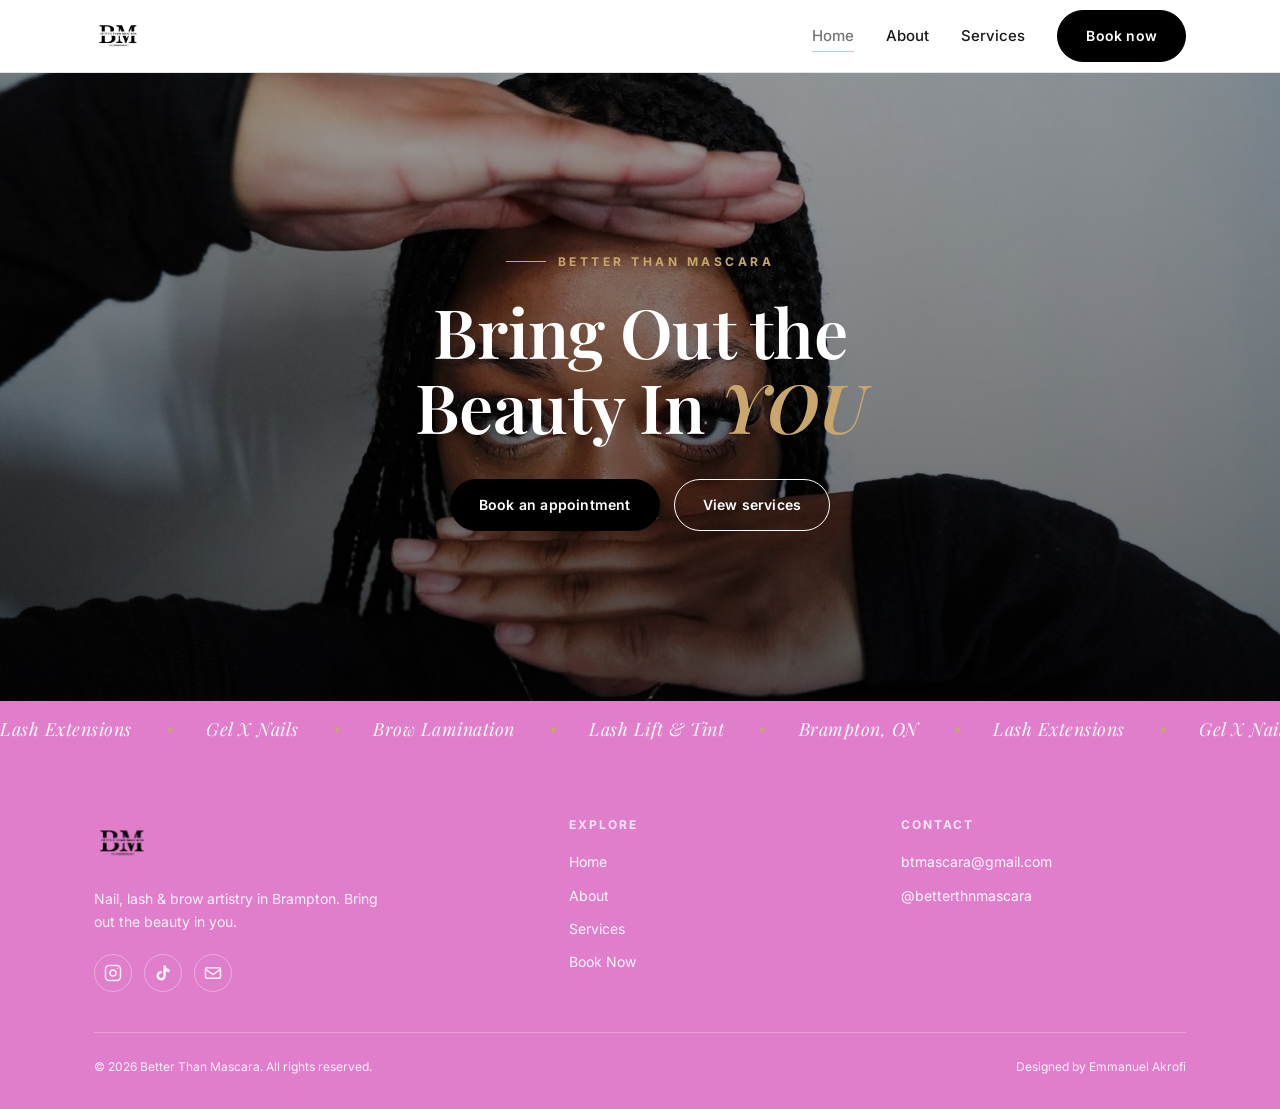
<file: index.html>
<!DOCTYPE html>
<html lang="en">
<head>
  <meta charset="UTF-8" />
  <meta name="viewport" content="width=device-width, initial-scale=1.0" />
  <title>Better Than Mascara | Nail & Lash Tech in Brampton</title>
  <meta name="description" content="Better Than Mascara — Nail and lash services in Brampton. Book your appointment today." />
  <link rel="icon" type="image/png" href="images/logo.png" />
  <link rel="preconnect" href="https://fonts.googleapis.com" />
  <link rel="preconnect" href="https://fonts.gstatic.com" crossorigin />
  <link href="https://fonts.googleapis.com/css2?family=Playfair+Display:wght@500;600;700&family=Inter:wght@400;500;600;700&display=swap" rel="stylesheet" />
  <link rel="stylesheet" href="css/styles.css" />
</head>
<body>
  <header class="navbar">
    <div class="container">
      <a href="index.html" class="logo"><img src="images/logo.png" alt="Better Than Mascara" /></a>
      <nav class="nav-links">
        <a href="index.html">Home</a>
        <a href="about.html">About</a>
        <a href="services.html">Services</a>
        <a href="book.html" class="btn btn-primary">Book now</a>
      </nav>
      <button class="mobile-menu-btn" aria-label="Toggle menu">
        <span></span>
        <span></span>
        <span></span>
      </button>
    </div>
  </header>

  <main>
    <section class="hero">
      <div class="hero-content">
        <span class="hero-label">Better Than Mascara</span>
        <h1 class="hero-title">Bring Out the Beauty In <em>YOU</em></h1>
        <div class="hero-actions">
          <a href="book.html" class="btn btn-primary">Book an appointment</a>
          <a href="services.html" class="btn btn-outline">View services</a>
        </div>
      </div>
    </section>

    <div class="marquee" aria-hidden="true">
      <div class="marquee-track">
        <span>Lash Extensions</span><span class="marquee-dot">✦</span>
        <span>Gel X Nails</span><span class="marquee-dot">✦</span>
        <span>Brow Lamination</span><span class="marquee-dot">✦</span>
        <span>Lash Lift &amp; Tint</span><span class="marquee-dot">✦</span>
        <span>Brampton, ON</span><span class="marquee-dot">✦</span>
        <span>Lash Extensions</span><span class="marquee-dot">✦</span>
        <span>Gel X Nails</span><span class="marquee-dot">✦</span>
        <span>Brow Lamination</span><span class="marquee-dot">✦</span>
        <span>Lash Lift &amp; Tint</span><span class="marquee-dot">✦</span>
        <span>Brampton, ON</span><span class="marquee-dot">✦</span>
      </div>
    </div>

  </main>

  <footer class="footer">
    <div class="container">
      <div class="footer-grid">
        <div class="footer-brand">
          <img src="images/logo.png" alt="Better Than Mascara" class="footer-logo-img" />
          <p class="footer-tagline">Nail, lash &amp; brow artistry in Brampton. Bring out the beauty in you.</p>
          <div class="footer-socials">
          <a href="https://www.instagram.com/betterthnmascara/" target="_blank" rel="noopener" aria-label="Instagram">
            <svg viewBox="0 0 24 24" xmlns="http://www.w3.org/2000/svg">
              <rect x="2" y="2" width="20" height="20" rx="5" stroke-width="2"/>
              <circle cx="12" cy="12" r="4" stroke-width="2"/>
              <circle cx="18" cy="6" r="1" fill="currentColor" stroke="none"/>
            </svg>
          </a>
          <a href="https://www.tiktok.com/@ezmirandah" target="_blank" rel="noopener" aria-label="TikTok">
            <svg class="tiktok-icon" viewBox="0 0 24 24" xmlns="http://www.w3.org/2000/svg">
              <path d="M19.59 6.69a4.83 4.83 0 0 1-3.77-4.71V2h-3.45v13.67a2.89 2.89 0 0 1-5.2 1.74 2.89 2.89 0 0 1 2.31-4.64 2.93 2.93 0 0 1 .88.13V9.4a6.84 6.84 0 0 0-1-.05A6.33 6.33 0 0 0 5 20.1a6.34 6.34 0 0 0 10.86-4.43v-6a8.16 8.16 0 0 0 4.77 1.52V6.7a5.23 5.23 0 0 1-1.04-.01z"/>
            </svg>
          </a>
          <a href="mailto:btmascara@gmail.com" aria-label="Email">
            <svg viewBox="0 0 24 24" xmlns="http://www.w3.org/2000/svg">
              <rect x="2" y="5" width="20" height="14" rx="2" stroke-width="2"/>
              <path d="M2 7l10 7 10-7" stroke-width="2" fill="none"/>
            </svg>
          </a>
        </div>
        </div>

        <div class="footer-col">
          <h4>Explore</h4>
          <a href="index.html">Home</a>
          <a href="about.html">About</a>
          <a href="services.html">Services</a>
          <a href="book.html">Book Now</a>
        </div>

        <div class="footer-col">
          <h4>Contact</h4>
          <a href="mailto:btmascara@gmail.com">btmascara@gmail.com</a>
          <a href="https://www.instagram.com/betterthnmascara/" target="_blank" rel="noopener">@betterthnmascara</a>
        </div>
      </div>

      <div class="footer-bottom">
        <p>&copy; 2026 Better Than Mascara. All rights reserved.</p>
        <p>Designed by Emmanuel Akrofi</p>
      </div>
    </div>
  </footer>

  <script src="js/main.js"></script>
</body>
</html>
</file>
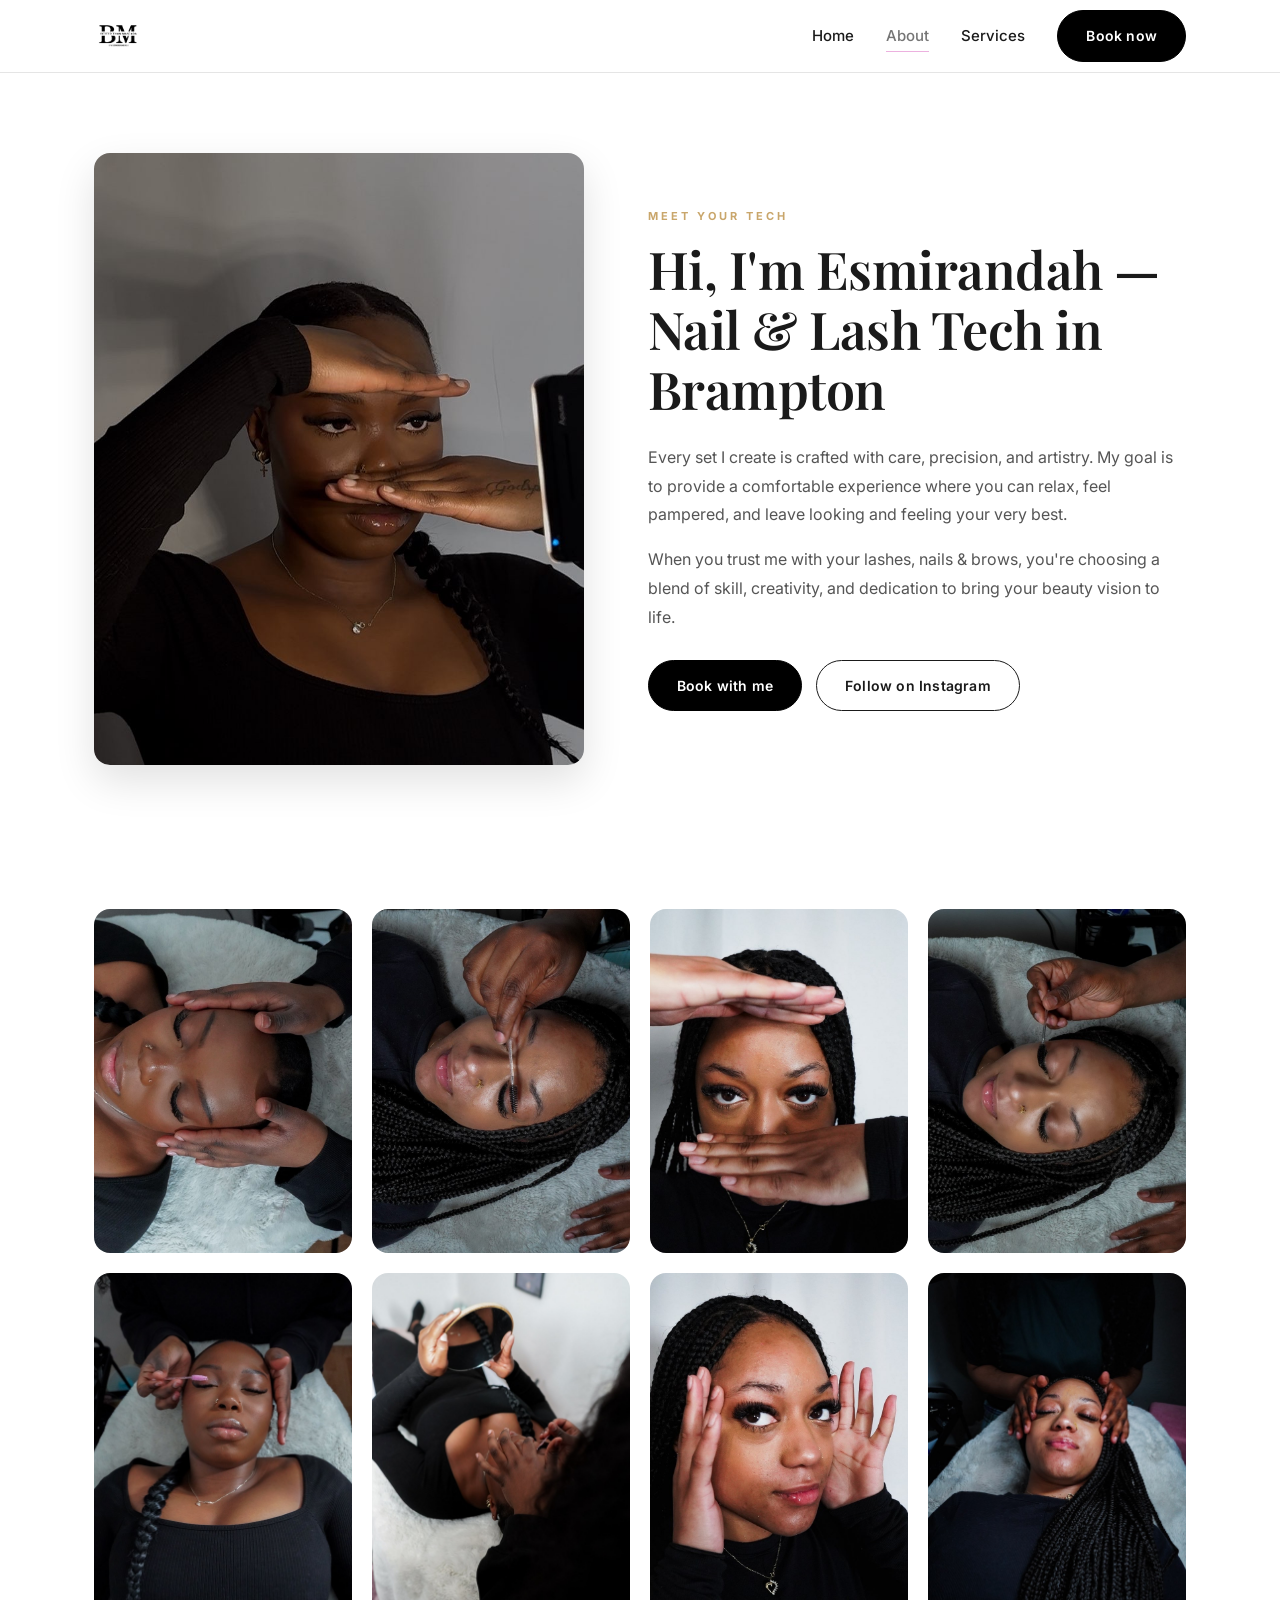
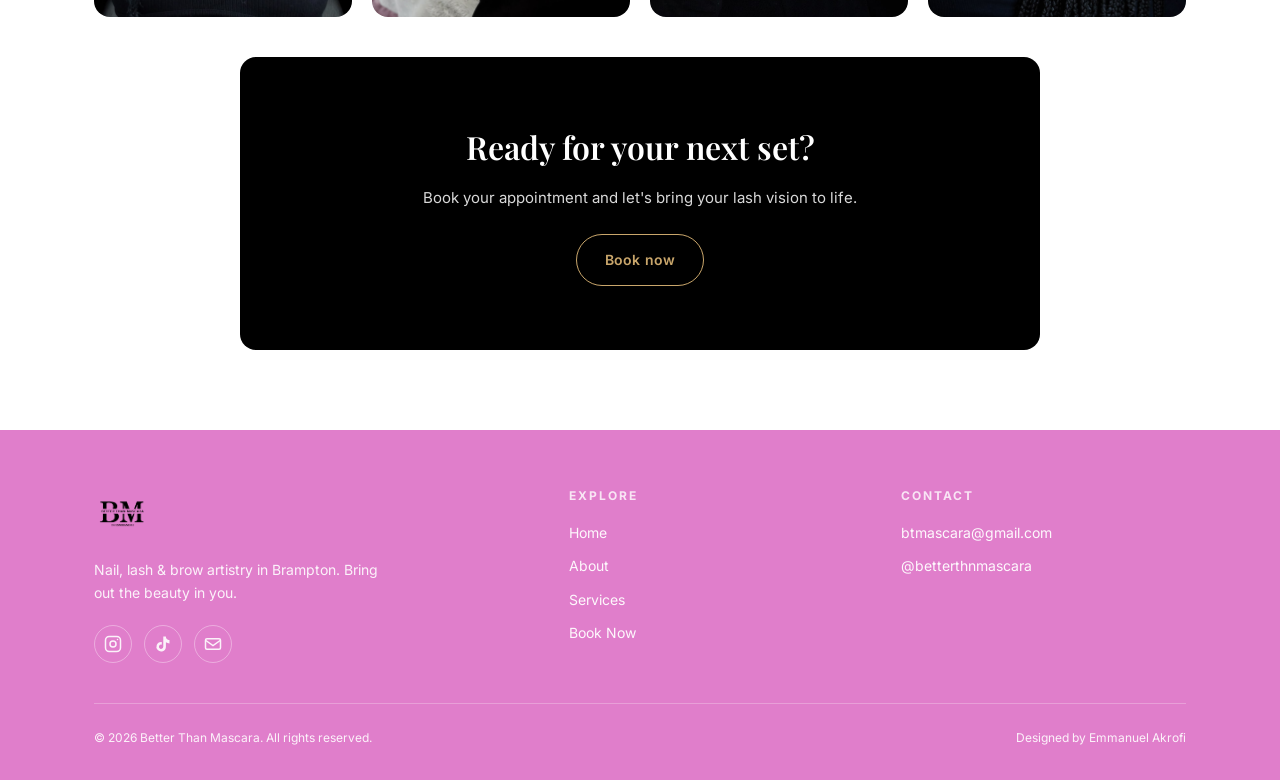
<file: about.html>
<!DOCTYPE html>
<html lang="en">
<head>
  <meta charset="UTF-8" />
  <meta name="viewport" content="width=device-width, initial-scale=1.0" />
  <title>About | Better Than Mascara</title>
  <meta name="description" content="Meet Esmirandah, the nail and lash tech behind Better Than Mascara in Brampton." />
  <link rel="icon" type="image/png" href="images/logo.png" />
  <link rel="preconnect" href="https://fonts.googleapis.com" />
  <link rel="preconnect" href="https://fonts.gstatic.com" crossorigin />
  <link href="https://fonts.googleapis.com/css2?family=Playfair+Display:wght@500;600;700&family=Inter:wght@400;500;600;700&display=swap" rel="stylesheet" />
  <link rel="stylesheet" href="css/styles.css" />
</head>
<body>
  <header class="navbar">
    <div class="container">
      <a href="index.html" class="logo"><img src="images/logo.png" alt="Better Than Mascara" /></a>
      <nav class="nav-links">
        <a href="index.html">Home</a>
        <a href="about.html">About</a>
        <a href="services.html">Services</a>
        <a href="book.html" class="btn btn-primary">Book now</a>
      </nav>
      <button class="mobile-menu-btn" aria-label="Toggle menu">
        <span></span>
        <span></span>
        <span></span>
      </button>
    </div>
  </header>

  <main>
    <section class="about-hero">
      <div class="container">
        <div class="about-hero-grid">
          <div class="about-hero-img">
            <img src="images/IMG_1457.JPG" alt="Esmirandah, founder of Better Than Mascara" />
          </div>
          <div class="about-hero-text">
            <span class="section-label">Meet Your Tech</span>
            <h1>Hi, I'm Esmirandah — Nail &amp; Lash Tech in Brampton</h1>
            <p>
              Every set I create is crafted with care, precision, and artistry. My goal is to provide
              a comfortable experience where you can relax, feel pampered, and leave looking
              and feeling your very best.
            </p>
            <p>
              When you trust me with your lashes, nails &amp; brows, you're choosing a blend of skill,
              creativity, and dedication to bring your beauty vision to life.
            </p>
            <div class="about-hero-actions">
              <a href="book.html" class="btn btn-primary">Book with me</a>
              <a href="https://www.instagram.com/betterthnmascara/" target="_blank" rel="noopener" class="btn btn-outline">Follow on Instagram</a>
            </div>
          </div>
        </div>
      </div>
    </section>

    <section class="about-section">
      <div class="container">
        <div class="gallery">
          <div class="gallery-item"><img src="images/IMG_1458.JPG" alt="Lash service portrait 1" loading="lazy" /></div>
          <div class="gallery-item"><img src="images/IMG_1462.JPG" alt="Lash service portrait 2" loading="lazy" /></div>
          <div class="gallery-item"><img src="images/IMG_1465.JPG" alt="Lash service portrait 3" loading="lazy" /></div>
          <div class="gallery-item"><img src="images/IMG_1467.JPG" alt="Lash service portrait 4" loading="lazy" /></div>
          <div class="gallery-item"><img src="images/IMG_1473.JPG" alt="Lash service portrait 5" loading="lazy" /></div>
          <div class="gallery-item"><img src="images/IMG_1474.JPG" alt="Lash service portrait 6" loading="lazy" /></div>
          <div class="gallery-item"><img src="images/IMG_1476.JPG" alt="Lash service portrait 7" loading="lazy" /></div>
          <div class="gallery-item"><img src="images/IMG_1477.JPG" alt="Lash service portrait 8" loading="lazy" /></div>
        </div>

        <div class="cta-card">
          <h2 class="cta-title">Ready for your next set?</h2>
          <p class="cta-text">Book your appointment and let's bring your lash vision to life.</p>
          <a href="book.html" class="btn btn-outline-gold" style="margin-top: 24px;">Book now</a>
        </div>
      </div>
    </section>
  </main>

  <footer class="footer">
    <div class="container">
      <div class="footer-grid">
        <div class="footer-brand">
          <img src="images/logo.png" alt="Better Than Mascara" class="footer-logo-img" />
          <p class="footer-tagline">Nail, lash &amp; brow artistry in Brampton. Bring out the beauty in you.</p>
          <div class="footer-socials">
          <a href="https://www.instagram.com/betterthnmascara/" target="_blank" rel="noopener" aria-label="Instagram">
            <svg viewBox="0 0 24 24" xmlns="http://www.w3.org/2000/svg">
              <rect x="2" y="2" width="20" height="20" rx="5" stroke-width="2"/>
              <circle cx="12" cy="12" r="4" stroke-width="2"/>
              <circle cx="18" cy="6" r="1" fill="currentColor" stroke="none"/>
            </svg>
          </a>
          <a href="https://www.tiktok.com/@ezmirandah" target="_blank" rel="noopener" aria-label="TikTok">
            <svg class="tiktok-icon" viewBox="0 0 24 24" xmlns="http://www.w3.org/2000/svg">
              <path d="M19.59 6.69a4.83 4.83 0 0 1-3.77-4.71V2h-3.45v13.67a2.89 2.89 0 0 1-5.2 1.74 2.89 2.89 0 0 1 2.31-4.64 2.93 2.93 0 0 1 .88.13V9.4a6.84 6.84 0 0 0-1-.05A6.33 6.33 0 0 0 5 20.1a6.34 6.34 0 0 0 10.86-4.43v-6a8.16 8.16 0 0 0 4.77 1.52V6.7a5.23 5.23 0 0 1-1.04-.01z"/>
            </svg>
          </a>
          <a href="mailto:btmascara@gmail.com" aria-label="Email">
            <svg viewBox="0 0 24 24" xmlns="http://www.w3.org/2000/svg">
              <rect x="2" y="5" width="20" height="14" rx="2" stroke-width="2"/>
              <path d="M2 7l10 7 10-7" stroke-width="2" fill="none"/>
            </svg>
          </a>
        </div>
        </div>

        <div class="footer-col">
          <h4>Explore</h4>
          <a href="index.html">Home</a>
          <a href="about.html">About</a>
          <a href="services.html">Services</a>
          <a href="book.html">Book Now</a>
        </div>

        <div class="footer-col">
          <h4>Contact</h4>
          <a href="mailto:btmascara@gmail.com">btmascara@gmail.com</a>
          <a href="https://www.instagram.com/betterthnmascara/" target="_blank" rel="noopener">@betterthnmascara</a>
        </div>
      </div>

      <div class="footer-bottom">
        <p>&copy; 2026 Better Than Mascara. All rights reserved.</p>
        <p>Designed by Emmanuel Akrofi</p>
      </div>
    </div>
  </footer>

  <script src="js/main.js"></script>
</body>
</html>
</file>
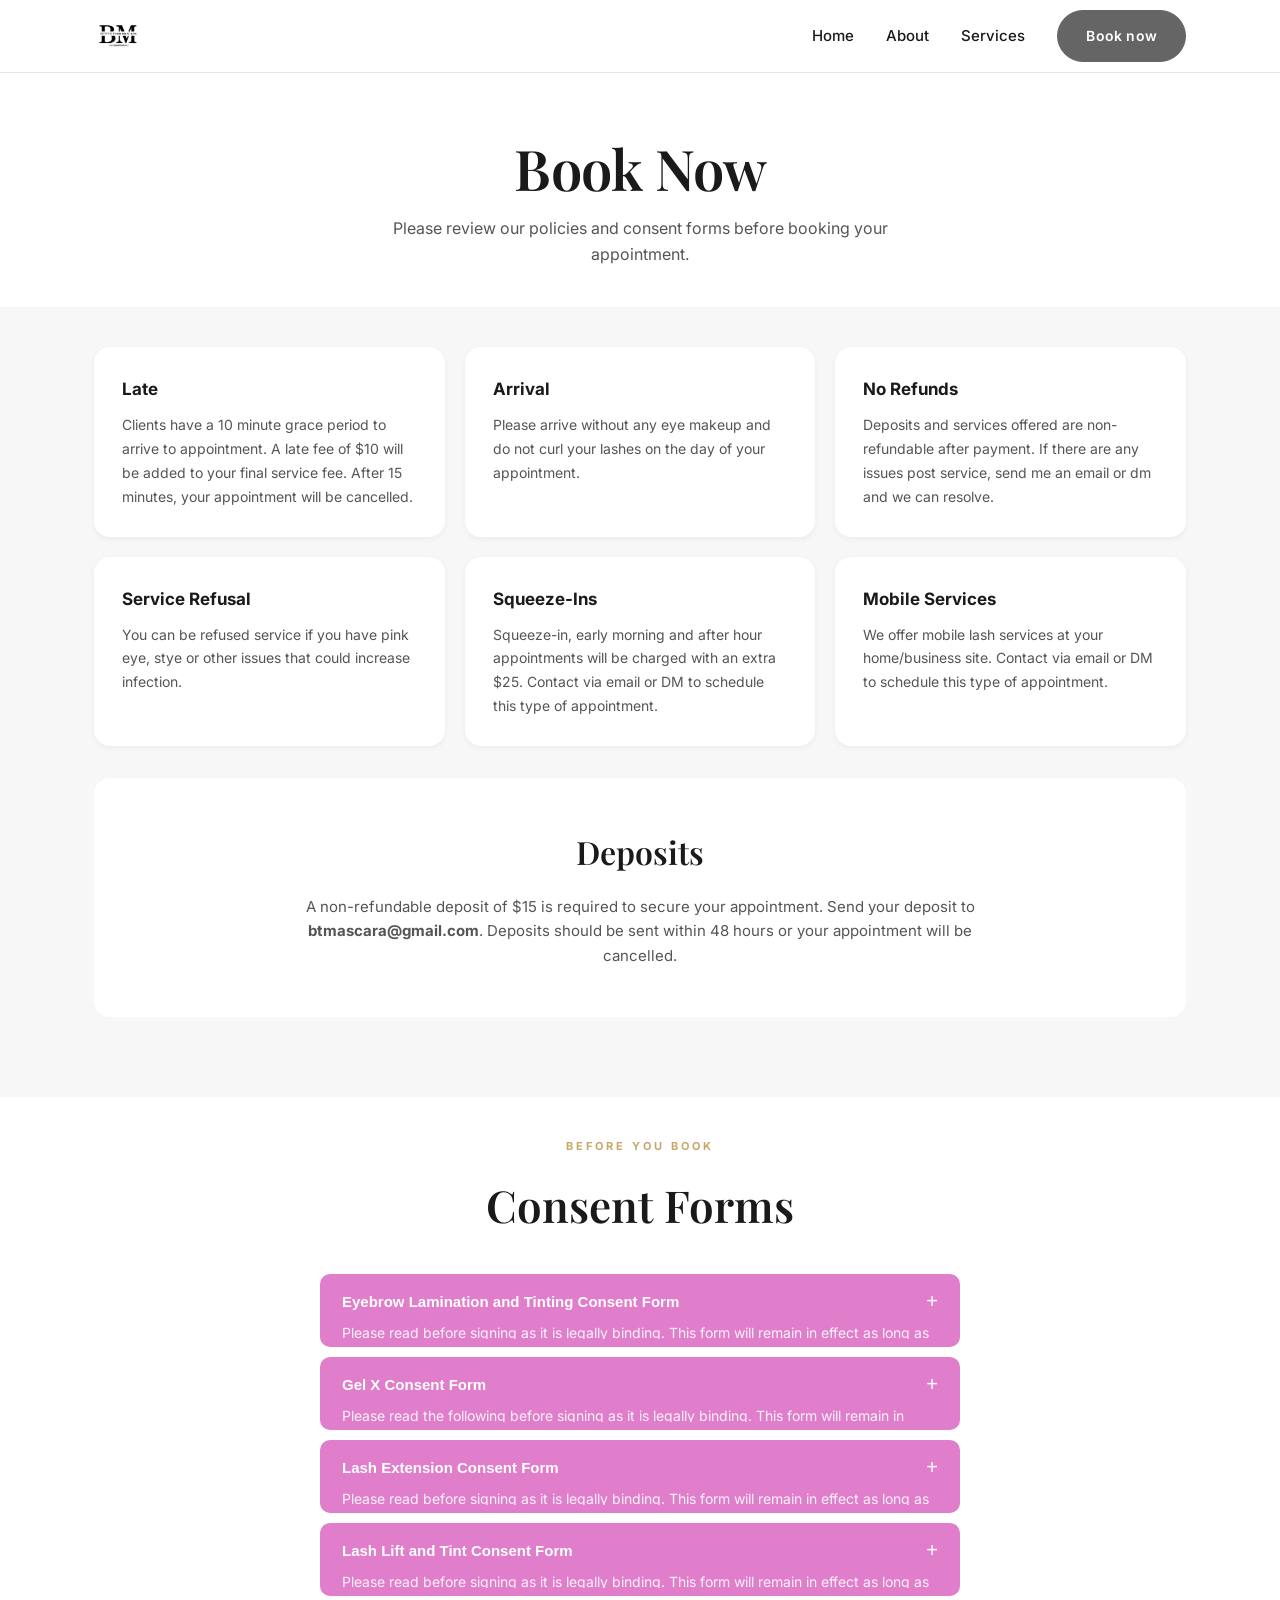
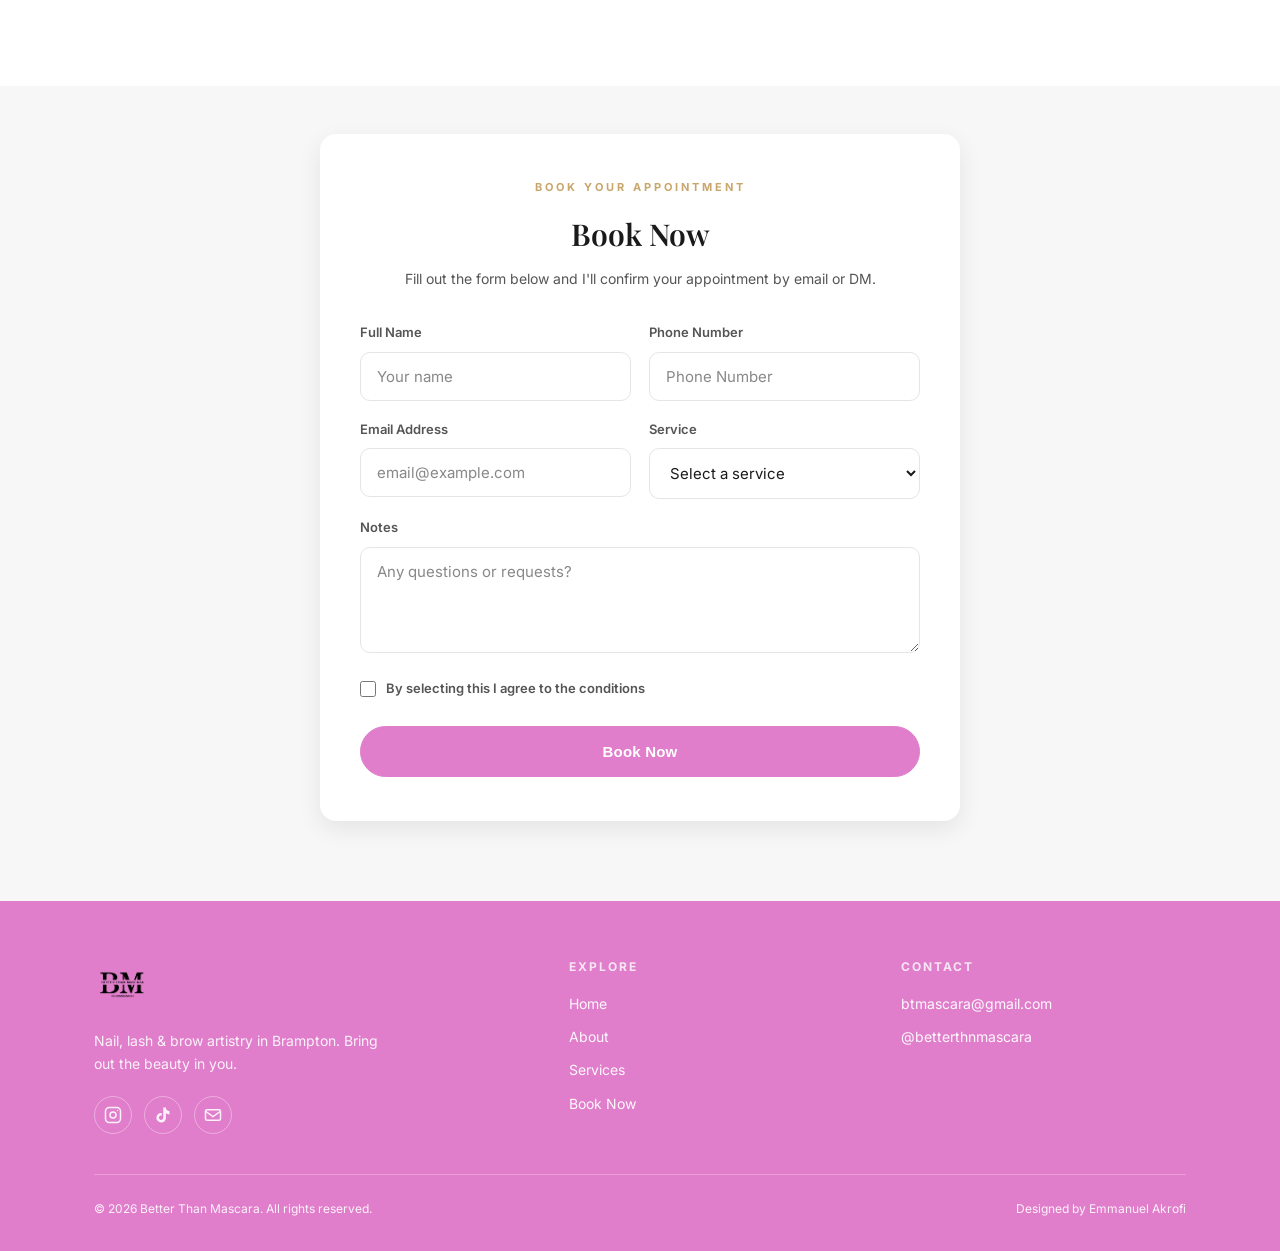
<file: book.html>
<!DOCTYPE html>
<html lang="en">
<head>
  <meta charset="UTF-8" />
  <meta name="viewport" content="width=device-width, initial-scale=1.0" />
  <title>Book Now | Better Than Mascara</title>
  <meta name="description" content="Book your nail, lash, or brow appointment with Better Than Mascara in Brampton." />
  <link rel="icon" type="image/png" href="images/logo.png" />
  <link rel="preconnect" href="https://fonts.googleapis.com" />
  <link rel="preconnect" href="https://fonts.gstatic.com" crossorigin />
  <link href="https://fonts.googleapis.com/css2?family=Playfair+Display:wght@500;600;700&family=Inter:wght@400;500;600;700&display=swap" rel="stylesheet" />
  <link rel="stylesheet" href="css/styles.css" />
</head>
<body>
  <header class="navbar">
    <div class="container">
      <a href="index.html" class="logo"><img src="images/logo.png" alt="Better Than Mascara" /></a>
      <nav class="nav-links">
        <a href="index.html">Home</a>
        <a href="about.html">About</a>
        <a href="services.html">Services</a>
        <a href="book.html" class="btn btn-primary">Book now</a>
      </nav>
      <button class="mobile-menu-btn" aria-label="Toggle menu">
        <span></span>
        <span></span>
        <span></span>
      </button>
    </div>
  </header>

  <main>
    <section class="page-header">
      <div class="container">
        <h1 class="page-title">Book Now</h1>
        <p class="page-subtitle">Please review our policies and consent forms before booking your appointment.</p>
      </div>
    </section>

    <section class="policy-section section-light">
      <div class="container">
        <div class="policy-grid">
          <div class="policy-card">
            <h3>Late</h3>
            <p>
              Clients have a 10 minute grace period to arrive to appointment. A late fee of $10 will
              be added to your final service fee. After 15 minutes, your appointment will be cancelled.
            </p>
          </div>
          <div class="policy-card">
            <h3>Arrival</h3>
            <p>
              Please arrive without any eye makeup and do not curl your lashes on the day of your
              appointment.
            </p>
          </div>
          <div class="policy-card">
            <h3>No Refunds</h3>
            <p>
              Deposits and services offered are non-refundable after payment. If there are any issues
              post service, send me an email or dm and we can resolve.
            </p>
          </div>
          <div class="policy-card">
            <h3>Service Refusal</h3>
            <p>
              You can be refused service if you have pink eye, stye or other issues that could
              increase infection.
            </p>
          </div>
          <div class="policy-card">
            <h3>Squeeze-Ins</h3>
            <p>
              Squeeze-in, early morning and after hour appointments will be charged with an extra $25.
              Contact via email or DM to schedule this type of appointment.
            </p>
          </div>
          <div class="policy-card">
            <h3>Mobile Services</h3>
            <p>
              We offer mobile lash services at your home/business site. Contact via email or DM to
              schedule this type of appointment.
            </p>
          </div>
        </div>

        <div class="deposit-box">
          <h2>Deposits</h2>
          <p>
            A non-refundable deposit of $15 is required to secure your appointment. Send your deposit to
            <strong>btmascara@gmail.com</strong>. Deposits should be sent within 48 hours or your
            appointment will be cancelled.
          </p>
        </div>
      </div>
    </section>

    <section class="consent-section">
      <div class="container">
        <span class="section-label">Before You Book</span>
        <h2>Consent Forms</h2>

        <div class="accordion">
          <div class="accordion-item">
            <button class="accordion-header" type="button">
              <span>Eyebrow Lamination and Tinting Consent Form</span>
              <span class="accordion-icon">+</span>
            </button>
            <div class="accordion-body">
              <div class="accordion-content">
                <p>
                  Please read before signing as it is legally binding. This form will remain in effect
                  as long as you keep booking with BTM.
                </p>
                <p>I understand and agree to the following:</p>
                <ul class="consent-list">
                  <li class="consent-item">
  <button type="button" class="consent-item-toggle">
    <strong>Patch Test</strong>
    <span class="consent-item-icon">+</span>
  </button>
  <div class="consent-item-detail"><div class="consent-item-inner">
    <p>Proceeding with this booking means I decline a patch test and I accept full responsibility for any reaction due to known or unknown sensitivities/allergies.</p>
  </div></div>
</li>
                  <li class="consent-item">
  <button type="button" class="consent-item-toggle">
    <strong>Procedure</strong>
    <span class="consent-item-icon">+</span>
  </button>
  <div class="consent-item-detail"><div class="consent-item-inner">
    <p>Brow Lamination uses a perming system and neutralizer to set brow hairs in a desired position. Results vary and cannot be guaranteed for a specific duration.</p>
  </div></div>
</li>
                  <li class="consent-item">
  <button type="button" class="consent-item-toggle">
    <strong>During Appointment</strong>
    <span class="consent-item-icon">+</span>
  </button>
  <div class="consent-item-detail"><div class="consent-item-inner">
    <p>I must remain still throughout the procedure to avoid injury or damage.</p>
  </div></div>
</li>
                  <li class="consent-item">
  <button type="button" class="consent-item-toggle">
    <strong>Risks</strong>
    <span class="consent-item-icon">+</span>
  </button>
  <div class="consent-item-detail"><div class="consent-item-inner">
    <p>Despite all precautions, irritation, redness, allergic reaction, or skin sensitivity may occur.</p>
  </div></div>
</li>
                  <li class="consent-item">
  <button type="button" class="consent-item-toggle">
    <strong>Medical Care</strong>
    <span class="consent-item-icon">+</span>
  </button>
  <div class="consent-item-detail"><div class="consent-item-inner">
    <p>If complications occur, I will contact my technician and consult a physician at my own expense.</p>
  </div></div>
</li>
                  <li class="consent-item">
  <button type="button" class="consent-item-toggle">
    <strong>Aftercare</strong>
    <span class="consent-item-icon">+</span>
  </button>
  <div class="consent-item-detail"><div class="consent-item-inner">
    <p>I am responsible for daily aftercare to help results last longer. Failure to follow instructions may cause results to fade sooner.</p>
  </div></div>
</li>
                  <li class="consent-item">
  <button type="button" class="consent-item-toggle">
    <strong>Contraindications</strong>
    <span class="consent-item-icon">+</span>
  </button>
  <div class="consent-item-detail"><div class="consent-item-inner">
    <p>This service is not recommended if you have: skin conditions (eczema, psoriasis, sunburn, super-sensitive skin), recent procedures (microblading &lt;6 weeks, lash/brow services &lt;72 hrs, recent eye surgery/infection), use of strong medications (Accutane/Retinol, blood thinners, chemotherapy), pregnancy, or allergies or sensitivities to adhesives, solutions or tapes.</p>
  </div></div>
</li>
                  <li class="consent-item">
  <button type="button" class="consent-item-toggle">
    <strong>Agreement</strong>
    <span class="consent-item-icon">+</span>
  </button>
  <div class="consent-item-detail"><div class="consent-item-inner">
    <p>I confirm that I have read, understood, and had the opportunity to ask questions about this consent form.</p>
  </div></div>
</li>
                </ul>
              </div>
            </div>
          </div>

          <div class="accordion-item">
            <button class="accordion-header" type="button">
              <span>Gel X Consent Form</span>
              <span class="accordion-icon">+</span>
            </button>
            <div class="accordion-body">
              <div class="accordion-content">
                <p>
                  Please read the following before signing as it is legally binding. This form will
                  remain in effect as long as you keep booking with BTM.
                </p>
                <p>I understand and agree to the following:</p>
                <ul class="consent-list">
                  <li class="consent-item">
  <button type="button" class="consent-item-toggle">
    <strong>Allergies</strong>
    <span class="consent-item-icon">+</span>
  </button>
  <div class="consent-item-detail"><div class="consent-item-inner">
    <p>Proceeding with this appointment confirms that I have disclosed any known allergies or sensitivities to nail products, adhesives, gel products, or acetone. I accept full responsibility for any reaction due to known or unknown sensitivities.</p>
  </div></div>
</li>
                  <li class="consent-item">
  <button type="button" class="consent-item-toggle">
    <strong>Procedure</strong>
    <span class="consent-item-icon">+</span>
  </button>
  <div class="consent-item-detail"><div class="consent-item-inner">
    <p>Gel-X Nail Extensions use soft gel tips applied with professional gel adhesive and cured under a UV/LED lamp. Length, shape, and durability may vary depending on my natural nails and daily activities.</p>
  </div></div>
</li>
                  <li class="consent-item">
  <button type="button" class="consent-item-toggle">
    <strong>During Appointment</strong>
    <span class="consent-item-icon">+</span>
  </button>
  <div class="consent-item-detail"><div class="consent-item-inner">
    <p>I understand I must remain still during the service and follow the technician's instructions to prevent injury, product mishaps, or damage to my natural nails.</p>
  </div></div>
</li>
                  <li class="consent-item">
  <button type="button" class="consent-item-toggle">
    <strong>Risks</strong>
    <span class="consent-item-icon">+</span>
  </button>
  <div class="consent-item-detail"><div class="consent-item-inner">
    <p>Despite proper sanitation and professional application, possible risks include lifting, breakage, allergic reaction, skin irritation, sensitivity to products, or weakening of the natural nail if proper aftercare or maintenance is not followed.</p>
  </div></div>
</li>
                  <li class="consent-item">
  <button type="button" class="consent-item-toggle">
    <strong>Nail Health</strong>
    <span class="consent-item-icon">+</span>
  </button>
  <div class="consent-item-detail"><div class="consent-item-inner">
    <p>I confirm that my nails are free from infections, fungus, open wounds, or contagious nail/skin conditions. If any such condition is present, the service may be refused for safety reasons.</p>
  </div></div>
</li>
                  <li class="consent-item">
  <button type="button" class="consent-item-toggle">
    <strong>Medical Care</strong>
    <span class="consent-item-icon">+</span>
  </button>
  <div class="consent-item-detail"><div class="consent-item-inner">
    <p>If any irritation, allergic reaction, or complications occur, I will contact my technician and seek medical advice if necessary at my own expense.</p>
  </div></div>
</li>
                  <li class="consent-item">
  <button type="button" class="consent-item-toggle">
    <strong>Aftercare</strong>
    <span class="consent-item-icon">+</span>
  </button>
  <div class="consent-item-detail"><div class="consent-item-inner">
    <p>I am responsible for proper nail care including avoiding excessive force, using cuticle oil, and following all aftercare instructions. Failure to follow instructions may result in lifting, breakage, or reduced longevity.</p>
  </div></div>
</li>
                  <li class="consent-item">
  <button type="button" class="consent-item-toggle">
    <strong>Agreement</strong>
    <span class="consent-item-icon">+</span>
  </button>
  <div class="consent-item-detail"><div class="consent-item-inner">
    <p>I confirm that I have read, understood, and have the opportunity to ask questions about this consent form.</p>
  </div></div>
</li>
                </ul>
              </div>
            </div>
          </div>

          <div class="accordion-item">
            <button class="accordion-header" type="button">
              <span>Lash Extension Consent Form</span>
              <span class="accordion-icon">+</span>
            </button>
            <div class="accordion-body">
              <div class="accordion-content">
                <p>
                  Please read before signing as it is legally binding. This form will remain in effect
                  as long as you keep booking with BTM.
                </p>
                <p>I understand and agree to the following:</p>
                <ul class="consent-list">
                  <li class="consent-item">
  <button type="button" class="consent-item-toggle">
    <strong>Patch Test</strong>
    <span class="consent-item-icon">+</span>
  </button>
  <div class="consent-item-detail"><div class="consent-item-inner">
    <p>Proceeding with this booking means I decline a patch test and I accept full responsibility for any reaction due to known or unknown sensitivities/allergies.</p>
  </div></div>
</li>
                  <li class="consent-item">
  <button type="button" class="consent-item-toggle">
    <strong>Procedure</strong>
    <span class="consent-item-icon">+</span>
  </button>
  <div class="consent-item-detail"><div class="consent-item-inner">
    <p>Cashmere eyelash extensions will be applied to my natural lashes using adhesive. Results vary and cannot be guaranteed for a specific duration.</p>
  </div></div>
</li>
                  <li class="consent-item">
  <button type="button" class="consent-item-toggle">
    <strong>During Appointment</strong>
    <span class="consent-item-icon">+</span>
  </button>
  <div class="consent-item-detail"><div class="consent-item-inner">
    <p>I must keep my eyes closed and remain still throughout the procedure until the technician instructs me to open them.</p>
  </div></div>
</li>
                  <li class="consent-item">
  <button type="button" class="consent-item-toggle">
    <strong>Risks</strong>
    <span class="consent-item-icon">+</span>
  </button>
  <div class="consent-item-detail"><div class="consent-item-inner">
    <p>Despite all precautions, redness, irritation, tearing, or allergic reaction may occur. Adhesive fumes can cause stinging if eyes are opened during treatment.</p>
  </div></div>
</li>
                  <li class="consent-item">
  <button type="button" class="consent-item-toggle">
    <strong>Medical Care</strong>
    <span class="consent-item-icon">+</span>
  </button>
  <div class="consent-item-detail"><div class="consent-item-inner">
    <p>If complications occur, I will contact my technician and consult a physician at my own expense.</p>
  </div></div>
</li>
                  <li class="consent-item">
  <button type="button" class="consent-item-toggle">
    <strong>Aftercare</strong>
    <span class="consent-item-icon">+</span>
  </button>
  <div class="consent-item-detail"><div class="consent-item-inner">
    <p>I am responsible for following aftercare instructions to maintain the extensions. Failure to follow aftercare may cause early fallout or retention issues.</p>
  </div></div>
</li>
                  <li class="consent-item">
  <button type="button" class="consent-item-toggle">
    <strong>Contraindications</strong>
    <span class="consent-item-icon">+</span>
  </button>
  <div class="consent-item-detail"><div class="consent-item-inner">
    <p>This service is not recommended if you have: skin conditions (eczema, psoriasis, sunburn, super-sensitive skin), recent procedures (microblading &lt;6 weeks, lash/brow services &lt;72 hrs, recent eye surgery/infection), use of strong medications (Accutane/Retinol, blood thinners, chemotherapy), pregnancy, or allergies or sensitivities to adhesives, solutions or tapes.</p>
  </div></div>
</li>
                  <li class="consent-item">
  <button type="button" class="consent-item-toggle">
    <strong>Agreement</strong>
    <span class="consent-item-icon">+</span>
  </button>
  <div class="consent-item-detail"><div class="consent-item-inner">
    <p>I confirm that I have read, understood, and had the opportunity to ask questions about this consent form.</p>
  </div></div>
</li>
                </ul>
              </div>
            </div>
          </div>

          <div class="accordion-item">
            <button class="accordion-header" type="button">
              <span>Lash Lift and Tint Consent Form</span>
              <span class="accordion-icon">+</span>
            </button>
            <div class="accordion-body">
              <div class="accordion-content">
                <p>
                  Please read before signing as it is legally binding. This form will remain in effect
                  as long as you keep booking with BTM.
                </p>
                <p>I understand and agree to the following:</p>
                <ul class="consent-list">
                  <li class="consent-item">
  <button type="button" class="consent-item-toggle">
    <strong>Patch Test</strong>
    <span class="consent-item-icon">+</span>
  </button>
  <div class="consent-item-detail"><div class="consent-item-inner">
    <p>Proceeding with this booking means I decline a patch test and I accept full responsibility for any reaction due to known or unknown sensitivities/allergies.</p>
  </div></div>
</li>
                  <li class="consent-item">
  <button type="button" class="consent-item-toggle">
    <strong>Procedure</strong>
    <span class="consent-item-icon">+</span>
  </button>
  <div class="consent-item-detail"><div class="consent-item-inner">
    <p>A Lash Lift &amp; Tint involves applying solutions to curl and darken my natural lashes. Results vary and cannot be guaranteed for a specific duration.</p>
  </div></div>
</li>
                  <li class="consent-item">
  <button type="button" class="consent-item-toggle">
    <strong>During Appointment</strong>
    <span class="consent-item-icon">+</span>
  </button>
  <div class="consent-item-detail"><div class="consent-item-inner">
    <p>My eyes will remain closed and covered for the duration of the procedure.</p>
  </div></div>
</li>
                  <li class="consent-item">
  <button type="button" class="consent-item-toggle">
    <strong>Risks</strong>
    <span class="consent-item-icon">+</span>
  </button>
  <div class="consent-item-detail"><div class="consent-item-inner">
    <p>Despite all precautions, irritation, itching, redness, blurriness, or allergic reaction may occur. Rarely, infections are possible.</p>
  </div></div>
</li>
                  <li class="consent-item">
  <button type="button" class="consent-item-toggle">
    <strong>Medical Care</strong>
    <span class="consent-item-icon">+</span>
  </button>
  <div class="consent-item-detail"><div class="consent-item-inner">
    <p>If complications occur, I will contact my technician and consult a physician at my own expense.</p>
  </div></div>
</li>
                  <li class="consent-item">
  <button type="button" class="consent-item-toggle">
    <strong>Aftercare</strong>
    <span class="consent-item-icon">+</span>
  </button>
  <div class="consent-item-detail"><div class="consent-item-inner">
    <p>I agree to follow all aftercare instructions provided by my technician, including avoiding water for 24 hours. Failure to follow instructions may cause results to fade sooner.</p>
  </div></div>
</li>
                  <li class="consent-item">
  <button type="button" class="consent-item-toggle">
    <strong>Contraindications</strong>
    <span class="consent-item-icon">+</span>
  </button>
  <div class="consent-item-detail"><div class="consent-item-inner">
    <p>This service is not recommended if you have: skin conditions (eczema, psoriasis, sunburn, super-sensitive skin), recent procedures (microblading &lt;6 weeks, lash/brow services &lt;72 hrs, recent eye surgery/infection), use of strong medications (Accutane/Retinol, blood thinners, chemotherapy), pregnancy, or allergies or sensitivities to adhesives, solutions or tapes.</p>
  </div></div>
</li>
                  <li class="consent-item">
  <button type="button" class="consent-item-toggle">
    <strong>Agreement</strong>
    <span class="consent-item-icon">+</span>
  </button>
  <div class="consent-item-detail"><div class="consent-item-inner">
    <p>I confirm that I have read, understood, and had the opportunity to ask questions about this consent form.</p>
  </div></div>
</li>
                </ul>
              </div>
            </div>
          </div>

        </div>
      </div>
    </section>

    <section class="booking-section">
      <div class="container">
        <form class="booking-form" action="https://formsubmit.co/btmascara@gmail.com" method="POST">
          <input type="hidden" name="_subject" value="New booking request — Better Than Mascara" />
          <input type="hidden" name="_template" value="table" />
          <input type="hidden" name="_captcha" value="false" />
          <input type="hidden" name="_next" value="book.html" />
          <input type="text" name="_honey" style="display:none" />
          <div class="booking-form-header">
            <span class="section-label">Book Your Appointment</span>
            <h2>Book Now</h2>
            <p>Fill out the form below and I'll confirm your appointment by email or DM.</p>
          </div>
          <div class="form-row">
            <div class="form-group">
              <label for="name">Full Name</label>
              <input type="text" id="name" name="name" placeholder="Your name" required />
            </div>
            <div class="form-group">
              <label for="phone">Phone Number</label>
              <input type="tel" id="phone" name="phone" placeholder="Phone Number" required />
            </div>
          </div>

          <div class="form-row">
            <div class="form-group">
              <label for="email">Email Address</label>
              <input type="email" id="email" name="email" placeholder="email@example.com" required />
            </div>
            <div class="form-group">
              <label for="service">Service</label>
              <select id="service" name="service" required>
                <option value="" disabled selected>Select a service</option>
                <optgroup label="Eyelash Extensions">
                  <option>Full Lash Set — 180 min, CA$110</option>
                  <option>Bottom Lashes — 60 min, CA$15</option>
                  <option>Lash Refill — 180 min, CA$70</option>
                  <option>Lash Removal — 45 min, CA$30</option>
                </optgroup>
                <optgroup label="Nails Full Sets">
                  <option>Gel X Nails — 240 min, CA$50</option>
                  <option>Builder Gel / BIAB Nails — 240 min, CA$60</option>
                  <option>Nail Refill — 60 min, CA$40</option>
                  <option>Nail Removal — 60 min, CA$30</option>
                </optgroup>
                <optgroup label="Eyebrow Lamination and Tinting">
                  <option>Brow Lamination — 60 min, CA$70</option>
                  <option>Brow Lamination and Tint — 90 min, CA$85</option>
                </optgroup>
                <optgroup label="Eyelash Lifting and Tinting">
                  <option>Lash Lift — 60 min, CA$70</option>
                  <option>Lash Lift and Tint — 90 min, CA$85</option>
                </optgroup>
                <optgroup label="Other Services">
                  <option>Consultation — Free</option>
                  <option>Gel X Removal — 20 min, CA$30</option>
                </optgroup>
              </select>
            </div>
          </div>

          <div class="form-group">
            <label for="notes">Notes</label>
            <textarea id="notes" name="notes" rows="4" placeholder="Any questions or requests?"></textarea>
          </div>

          <div class="form-group checkbox-group">
            <input type="checkbox" id="agree" name="agree" required />
            <label for="agree">By selecting this I agree to the conditions</label>
          </div>

          <button type="submit" class="btn btn-primary">Book Now</button>
        </form>
      </div>
    </section>
  </main>

  <footer class="footer">
    <div class="container">
      <div class="footer-grid">
        <div class="footer-brand">
          <img src="images/logo.png" alt="Better Than Mascara" class="footer-logo-img" />
          <p class="footer-tagline">Nail, lash &amp; brow artistry in Brampton. Bring out the beauty in you.</p>
          <div class="footer-socials">
          <a href="https://www.instagram.com/betterthnmascara/" target="_blank" rel="noopener" aria-label="Instagram">
            <svg viewBox="0 0 24 24" xmlns="http://www.w3.org/2000/svg">
              <rect x="2" y="2" width="20" height="20" rx="5" stroke-width="2"/>
              <circle cx="12" cy="12" r="4" stroke-width="2"/>
              <circle cx="18" cy="6" r="1" fill="currentColor" stroke="none"/>
            </svg>
          </a>
          <a href="https://www.tiktok.com/@ezmirandah" target="_blank" rel="noopener" aria-label="TikTok">
            <svg class="tiktok-icon" viewBox="0 0 24 24" xmlns="http://www.w3.org/2000/svg">
              <path d="M19.59 6.69a4.83 4.83 0 0 1-3.77-4.71V2h-3.45v13.67a2.89 2.89 0 0 1-5.2 1.74 2.89 2.89 0 0 1 2.31-4.64 2.93 2.93 0 0 1 .88.13V9.4a6.84 6.84 0 0 0-1-.05A6.33 6.33 0 0 0 5 20.1a6.34 6.34 0 0 0 10.86-4.43v-6a8.16 8.16 0 0 0 4.77 1.52V6.7a5.23 5.23 0 0 1-1.04-.01z"/>
            </svg>
          </a>
          <a href="mailto:btmascara@gmail.com" aria-label="Email">
            <svg viewBox="0 0 24 24" xmlns="http://www.w3.org/2000/svg">
              <rect x="2" y="5" width="20" height="14" rx="2" stroke-width="2"/>
              <path d="M2 7l10 7 10-7" stroke-width="2" fill="none"/>
            </svg>
          </a>
        </div>
        </div>

        <div class="footer-col">
          <h4>Explore</h4>
          <a href="index.html">Home</a>
          <a href="about.html">About</a>
          <a href="services.html">Services</a>
          <a href="book.html">Book Now</a>
        </div>

        <div class="footer-col">
          <h4>Contact</h4>
          <a href="mailto:btmascara@gmail.com">btmascara@gmail.com</a>
          <a href="https://www.instagram.com/betterthnmascara/" target="_blank" rel="noopener">@betterthnmascara</a>
        </div>
      </div>

      <div class="footer-bottom">
        <p>&copy; 2026 Better Than Mascara. All rights reserved.</p>
        <p>Designed by Emmanuel Akrofi</p>
      </div>
    </div>
  </footer>

  <script src="js/main.js"></script>
</body>
</html>
</file>
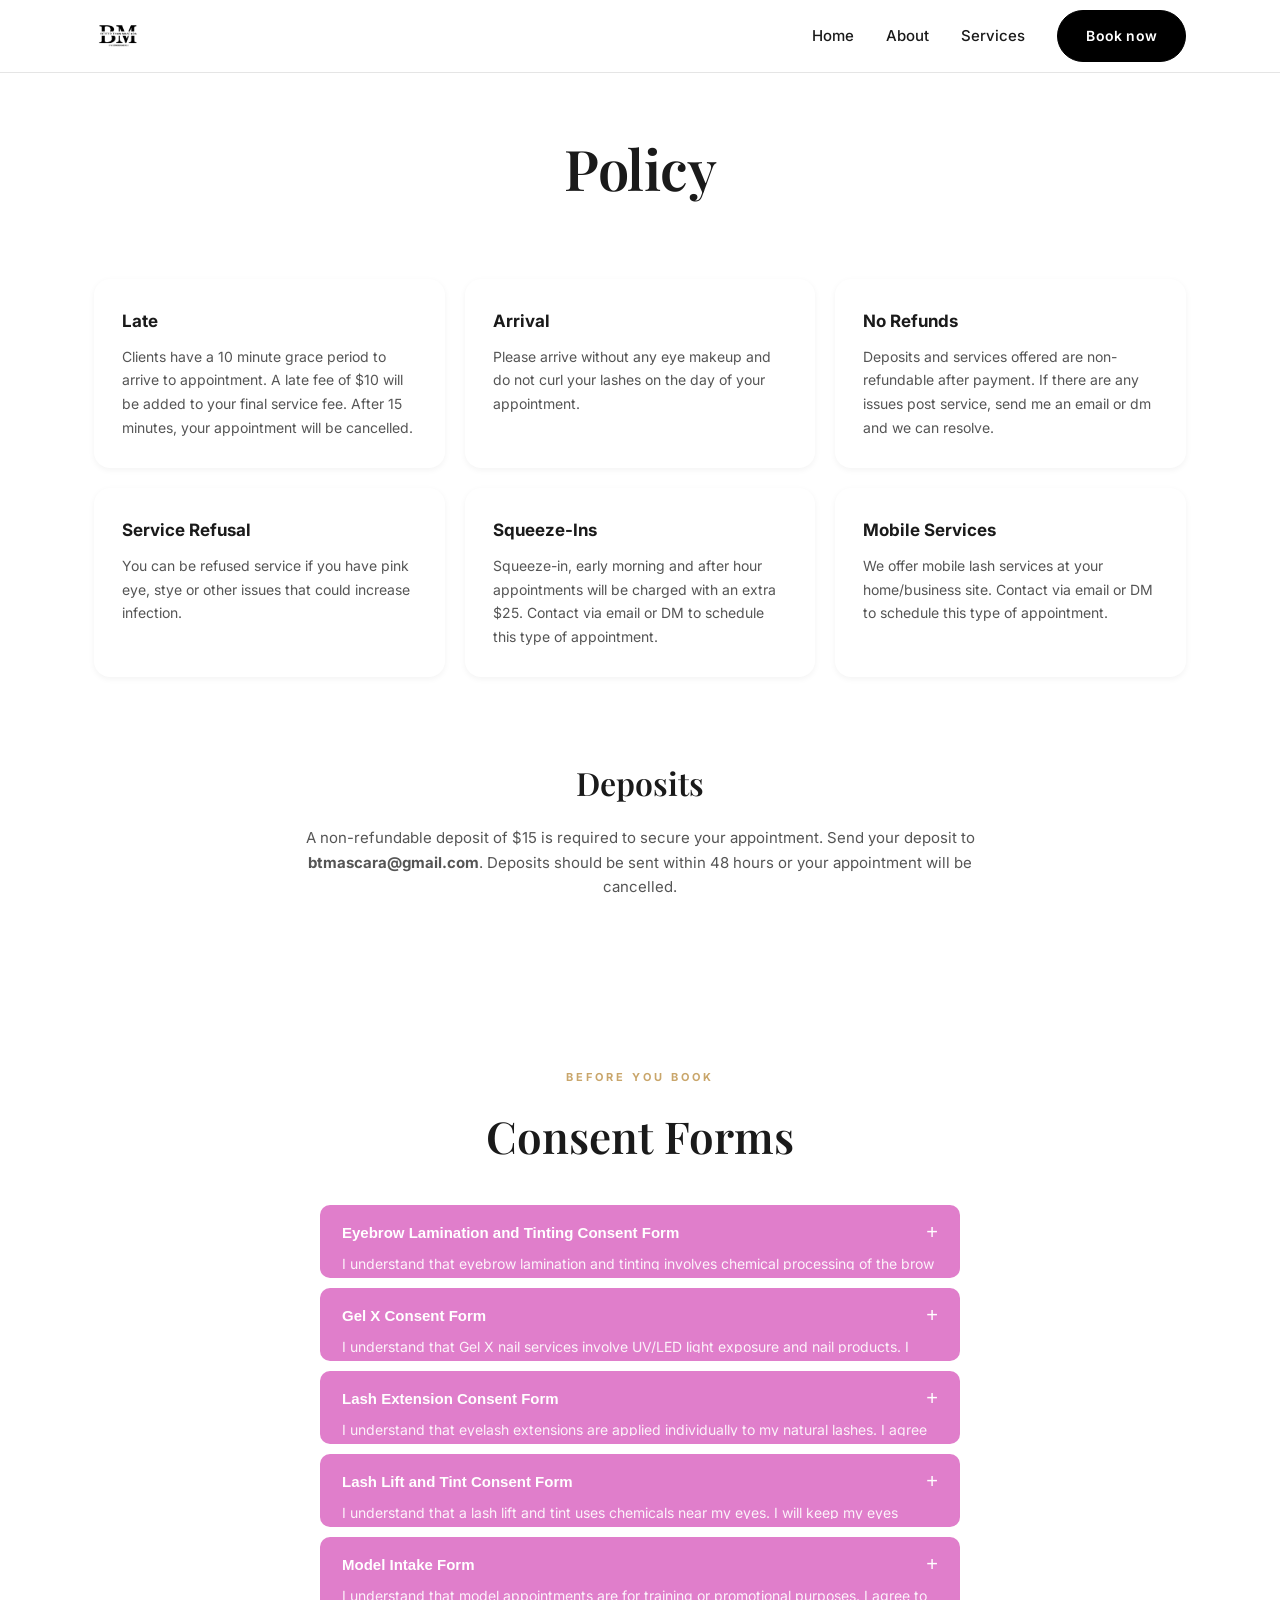
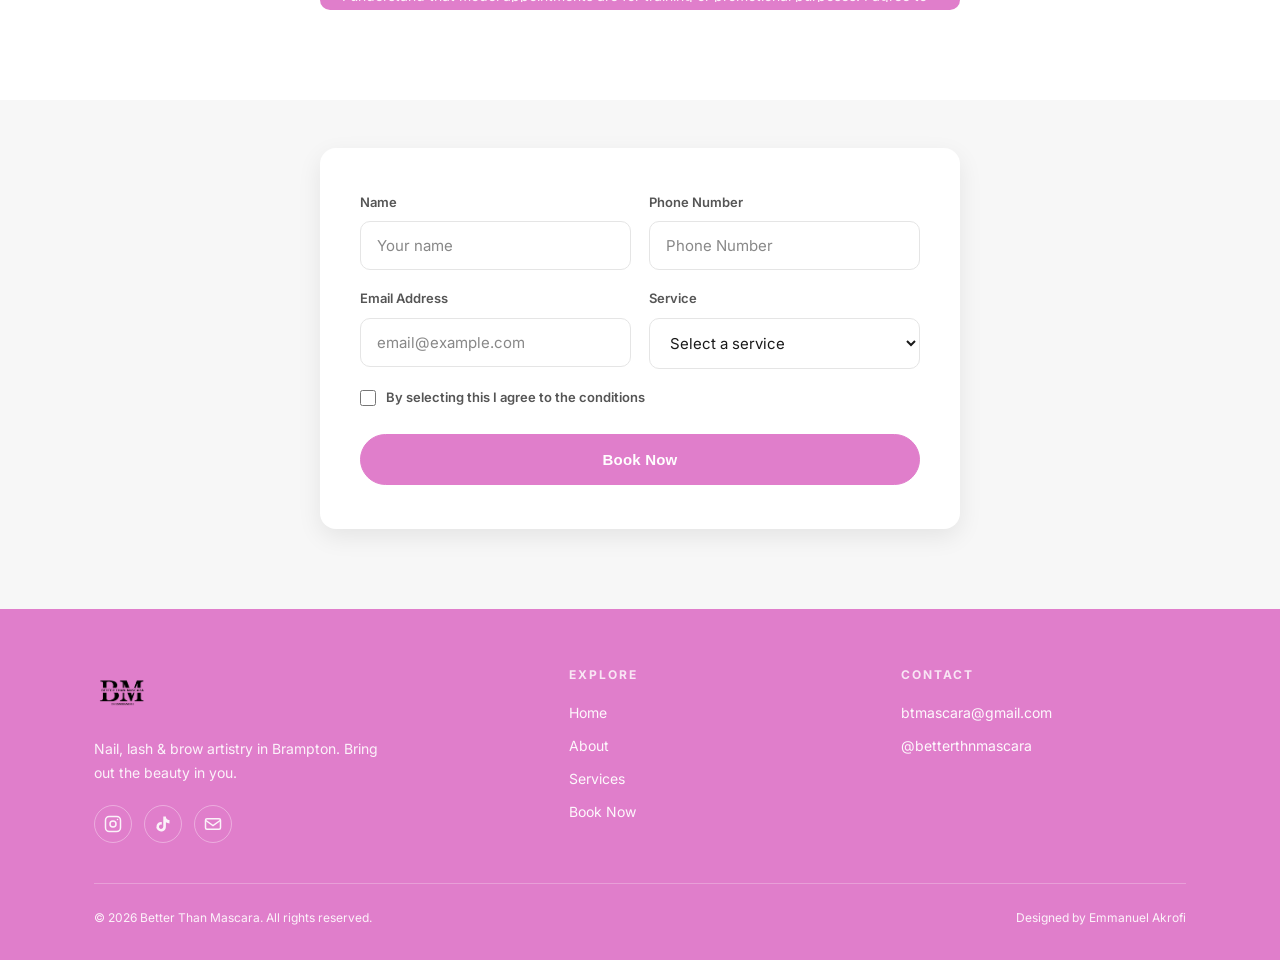
<file: policy.html>
<!DOCTYPE html>
<html lang="en">
<head>
  <meta charset="UTF-8" />
  <meta name="viewport" content="width=device-width, initial-scale=1.0" />
  <title>Policy | Better Than Mascara</title>
  <meta name="description" content="Read the booking, deposit, and consent policies for Better Than Mascara." />
  <link rel="icon" type="image/png" href="images/logo.png" />
  <link rel="preconnect" href="https://fonts.googleapis.com" />
  <link rel="preconnect" href="https://fonts.gstatic.com" crossorigin />
  <link href="https://fonts.googleapis.com/css2?family=Playfair+Display:wght@500;600;700&family=Inter:wght@400;500;600;700&display=swap" rel="stylesheet" />
  <link rel="stylesheet" href="css/styles.css" />
</head>
<body>
  <header class="navbar">
    <div class="container">
      <a href="index.html" class="logo"><img src="images/logo.png" alt="Better Than Mascara" /></a>
      <nav class="nav-links">
        <a href="index.html">Home</a>
        <a href="about.html">About</a>
        <a href="services.html">Services</a>
        <a href="book.html" class="btn btn-primary">Book now</a>
      </nav>
      <button class="mobile-menu-btn" aria-label="Toggle menu">
        <span></span>
        <span></span>
        <span></span>
      </button>
    </div>
  </header>

  <main>
    <section class="page-header">
      <div class="container">
        <h1 class="page-title">Policy</h1>
      </div>
    </section>

    <section class="policy-section">
      <div class="container">
        <div class="policy-grid">
          <div class="policy-card">
            <h3>Late</h3>
            <p>
              Clients have a 10 minute grace period to arrive to appointment. A late fee of $10 will
              be added to your final service fee. After 15 minutes, your appointment will be cancelled.
            </p>
          </div>
          <div class="policy-card">
            <h3>Arrival</h3>
            <p>
              Please arrive without any eye makeup and do not curl your lashes on the day of your
              appointment.
            </p>
          </div>
          <div class="policy-card">
            <h3>No Refunds</h3>
            <p>
              Deposits and services offered are non-refundable after payment. If there are any issues
              post service, send me an email or dm and we can resolve.
            </p>
          </div>
          <div class="policy-card">
            <h3>Service Refusal</h3>
            <p>
              You can be refused service if you have pink eye, stye or other issues that could
              increase infection.
            </p>
          </div>
          <div class="policy-card">
            <h3>Squeeze-Ins</h3>
            <p>
              Squeeze-in, early morning and after hour appointments will be charged with an extra $25.
              Contact via email or DM to schedule this type of appointment.
            </p>
          </div>
          <div class="policy-card">
            <h3>Mobile Services</h3>
            <p>
              We offer mobile lash services at your home/business site. Contact via email or DM to
              schedule this type of appointment.
            </p>
          </div>
        </div>

        <div class="deposit-box">
          <h2>Deposits</h2>
          <p>
            A non-refundable deposit of $15 is required to secure your appointment. Send your deposit to
            <strong>btmascara@gmail.com</strong>. Deposits should be sent within 48 hours or your
            appointment will be cancelled.
          </p>
        </div>
      </div>
    </section>

    <section class="consent-section">
      <div class="container">
        <span class="section-label">Before You Book</span>
        <h2>Consent Forms</h2>

        <div class="accordion">
          <div class="accordion-item">
            <button class="accordion-header" type="button">
              <span>Eyebrow Lamination and Tinting Consent Form</span>
              <span class="accordion-icon">+</span>
            </button>
            <div class="accordion-body">
              <div class="accordion-content">
                <p>
                  I understand that eyebrow lamination and tinting involves chemical processing of the brow
                  hairs. I confirm that I have no known allergies to the products used and agree to follow
                  the provided aftercare instructions.
                </p>
              </div>
            </div>
          </div>

          <div class="accordion-item">
            <button class="accordion-header" type="button">
              <span>Gel X Consent Form</span>
              <span class="accordion-icon">+</span>
            </button>
            <div class="accordion-body">
              <div class="accordion-content">
                <p>
                  I understand that Gel X nail services involve UV/LED light exposure and nail products.
                  I agree to disclose any nail infections, allergies, or skin conditions prior to service.
                </p>
              </div>
            </div>
          </div>

          <div class="accordion-item">
            <button class="accordion-header" type="button">
              <span>Lash Extension Consent Form</span>
              <span class="accordion-icon">+</span>
            </button>
            <div class="accordion-body">
              <div class="accordion-content">
                <p>
                  I understand that eyelash extensions are applied individually to my natural lashes.
                  I agree to avoid water, steam, and oil-based products for the first 24 hours and follow
                  all aftercare guidelines.
                </p>
              </div>
            </div>
          </div>

          <div class="accordion-item">
            <button class="accordion-header" type="button">
              <span>Lash Lift and Tint Consent Form</span>
              <span class="accordion-icon">+</span>
            </button>
            <div class="accordion-body">
              <div class="accordion-content">
                <p>
                  I understand that a lash lift and tint uses chemicals near my eyes. I will keep my
                  eyes closed during the procedure and inform the technician of any discomfort immediately.
                </p>
              </div>
            </div>
          </div>

          <div class="accordion-item">
            <button class="accordion-header" type="button">
              <span>Model Intake Form</span>
              <span class="accordion-icon">+</span>
            </button>
            <div class="accordion-body">
              <div class="accordion-content">
                <p>
                  I understand that model appointments are for training or promotional purposes. I agree
                  to allow photos to be taken for portfolio use and to follow all pre- and post-care instructions.
                </p>
              </div>
            </div>
          </div>
        </div>
      </div>
    </section>

    <section class="booking-section">
      <div class="container">
        <form class="booking-form" action="#" method="POST">
          <div class="form-row">
            <div class="form-group">
              <label for="name">Name</label>
              <input type="text" id="name" name="name" placeholder="Your name" required />
            </div>
            <div class="form-group">
              <label for="phone">Phone Number</label>
              <input type="tel" id="phone" name="phone" placeholder="Phone Number" required />
            </div>
          </div>

          <div class="form-row">
            <div class="form-group">
              <label for="email">Email Address</label>
              <input type="email" id="email" name="email" placeholder="email@example.com" required />
            </div>
            <div class="form-group">
              <label for="service">Service</label>
              <select id="service" name="service" required>
                <option value="" disabled selected>Select a service</option>
                <option value="full-lash-set">Full Lash Set</option>
                <option value="bottom-lashes">Bottom Lashes</option>
                <option value="gel-x-nails">Gel X Nails</option>
                <option value="lash-refill">Lash Refill</option>
                <option value="brow-lamination">Brow Lamination</option>
                <option value="brow-lamination-tint">Brow Lamination and Tint</option>
                <option value="lash-lift">Lash Lift</option>
                <option value="lash-lift-tint">Lash Lift and Tint</option>
                <option value="consultation">Consultation</option>
                <option value="lash-removal">Lash Removal</option>
                <option value="gel-x-removal">Gel X Removal</option>
              </select>
            </div>
          </div>

          <div class="form-group checkbox-group">
            <input type="checkbox" id="agree" name="agree" required />
            <label for="agree">By selecting this I agree to the conditions</label>
          </div>

          <button type="submit" class="btn btn-primary">Book Now</button>
        </form>
      </div>
    </section>
  </main>

  <footer class="footer">
    <div class="container">
      <div class="footer-grid">
        <div class="footer-brand">
          <img src="images/logo.png" alt="Better Than Mascara" class="footer-logo-img" />
          <p class="footer-tagline">Nail, lash &amp; brow artistry in Brampton. Bring out the beauty in you.</p>
          <div class="footer-socials">
          <a href="https://www.instagram.com/betterthnmascara/" target="_blank" rel="noopener" aria-label="Instagram">
            <svg viewBox="0 0 24 24" xmlns="http://www.w3.org/2000/svg">
              <rect x="2" y="2" width="20" height="20" rx="5" stroke-width="2"/>
              <circle cx="12" cy="12" r="4" stroke-width="2"/>
              <circle cx="18" cy="6" r="1" fill="currentColor" stroke="none"/>
            </svg>
          </a>
          <a href="https://www.tiktok.com/@ezmirandah" target="_blank" rel="noopener" aria-label="TikTok">
            <svg class="tiktok-icon" viewBox="0 0 24 24" xmlns="http://www.w3.org/2000/svg">
              <path d="M19.59 6.69a4.83 4.83 0 0 1-3.77-4.71V2h-3.45v13.67a2.89 2.89 0 0 1-5.2 1.74 2.89 2.89 0 0 1 2.31-4.64 2.93 2.93 0 0 1 .88.13V9.4a6.84 6.84 0 0 0-1-.05A6.33 6.33 0 0 0 5 20.1a6.34 6.34 0 0 0 10.86-4.43v-6a8.16 8.16 0 0 0 4.77 1.52V6.7a5.23 5.23 0 0 1-1.04-.01z"/>
            </svg>
          </a>
          <a href="mailto:btmascara@gmail.com" aria-label="Email">
            <svg viewBox="0 0 24 24" xmlns="http://www.w3.org/2000/svg">
              <rect x="2" y="5" width="20" height="14" rx="2" stroke-width="2"/>
              <path d="M2 7l10 7 10-7" stroke-width="2" fill="none"/>
            </svg>
          </a>
        </div>
        </div>

        <div class="footer-col">
          <h4>Explore</h4>
          <a href="index.html">Home</a>
          <a href="about.html">About</a>
          <a href="services.html">Services</a>
          <a href="book.html">Book Now</a>
        </div>

        <div class="footer-col">
          <h4>Contact</h4>
          <a href="mailto:btmascara@gmail.com">btmascara@gmail.com</a>
          <a href="https://www.instagram.com/betterthnmascara/" target="_blank" rel="noopener">@betterthnmascara</a>
        </div>
      </div>

      <div class="footer-bottom">
        <p>&copy; 2026 Better Than Mascara. All rights reserved.</p>
        <p>Designed by Emmanuel Akrofi</p>
      </div>
    </div>
  </footer>

  <script src="js/main.js"></script>
</body>
</html>
</file>
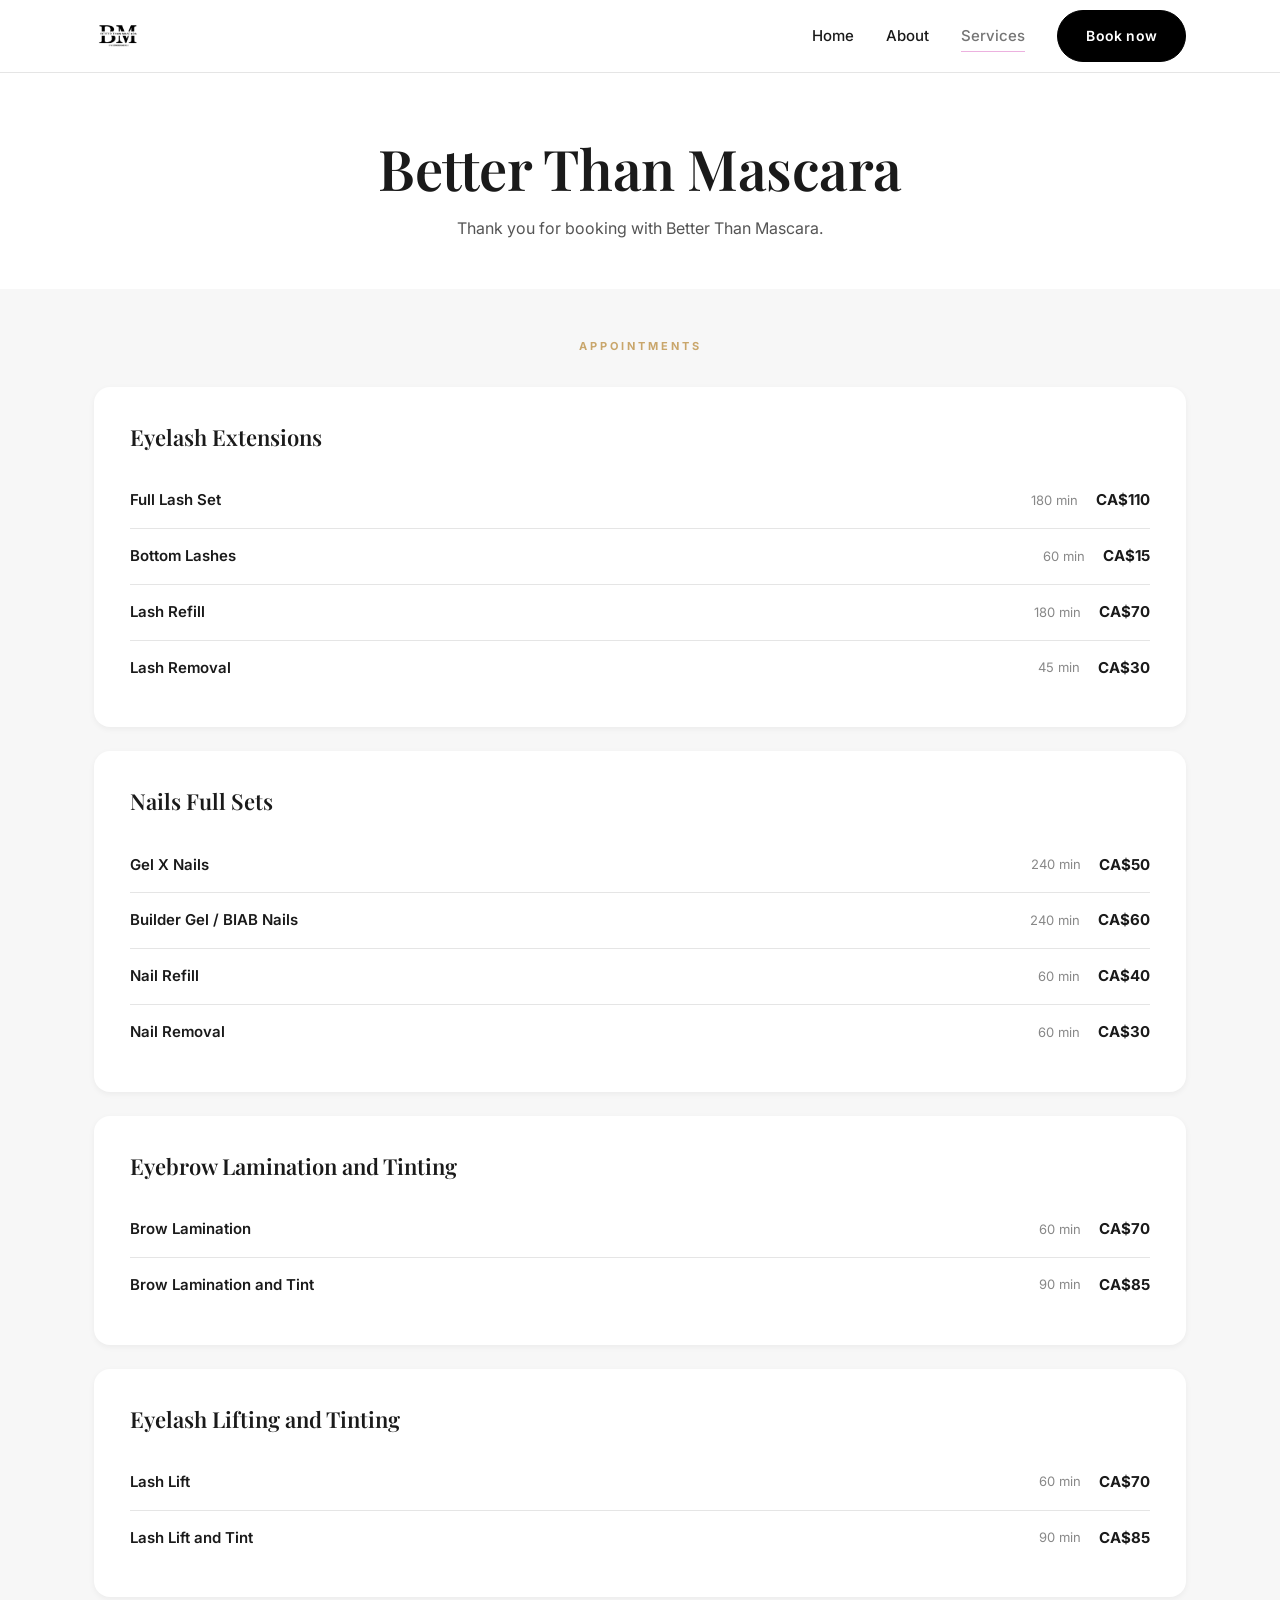
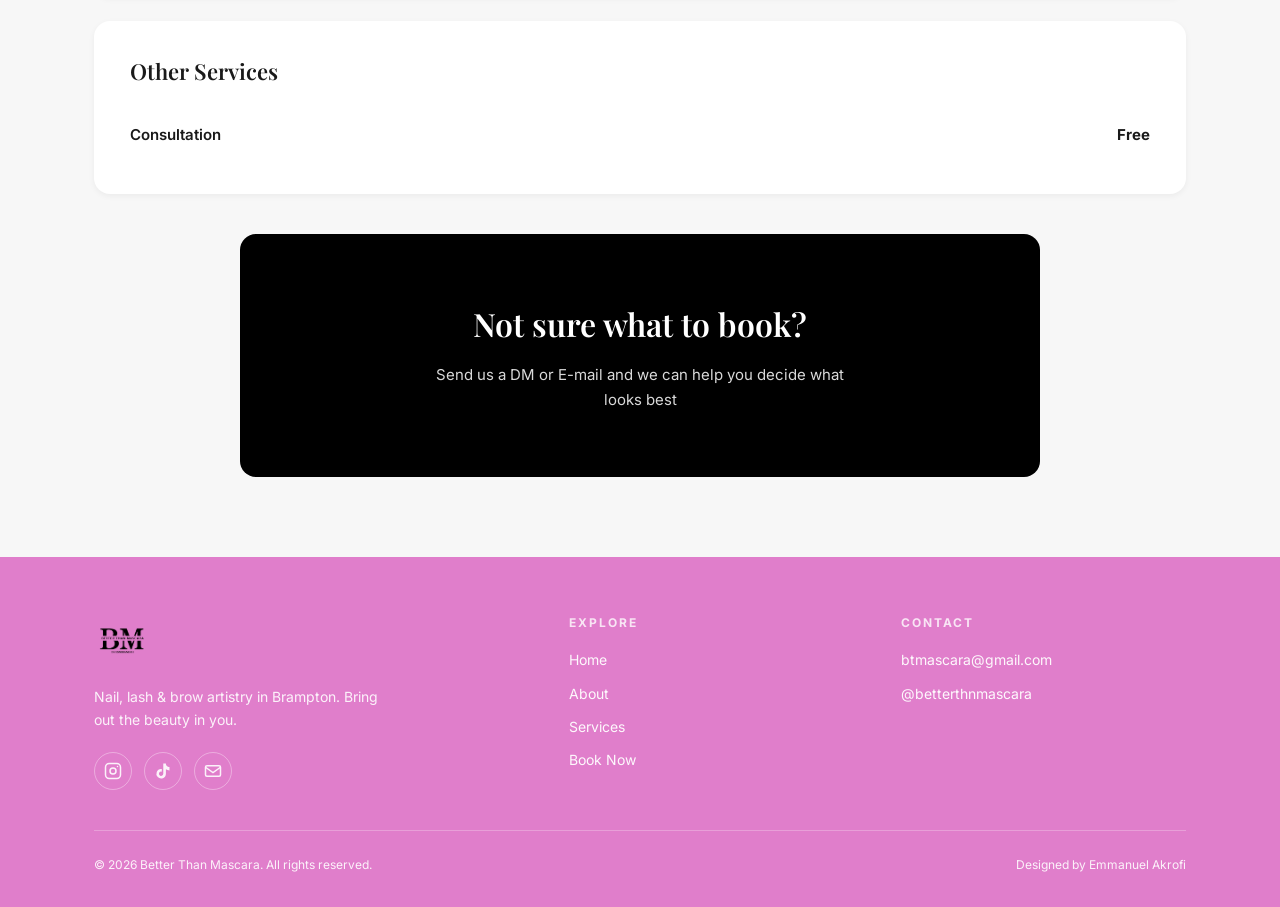
<file: services.html>
<!DOCTYPE html>
<html lang="en">
<head>
  <meta charset="UTF-8" />
  <meta name="viewport" content="width=device-width, initial-scale=1.0" />
  <title>Services | Better Than Mascara</title>
  <meta name="description" content="Book nail, lash, brow, and beauty services with Better Than Mascara in Brampton." />
  <link rel="icon" type="image/png" href="images/logo.png" />
  <link rel="preconnect" href="https://fonts.googleapis.com" />
  <link rel="preconnect" href="https://fonts.gstatic.com" crossorigin />
  <link href="https://fonts.googleapis.com/css2?family=Playfair+Display:wght@500;600;700&family=Inter:wght@400;500;600;700&display=swap" rel="stylesheet" />
  <link rel="stylesheet" href="css/styles.css" />
</head>
<body>
  <header class="navbar">
    <div class="container">
      <a href="index.html" class="logo"><img src="images/logo.png" alt="Better Than Mascara" /></a>
      <nav class="nav-links">
        <a href="index.html">Home</a>
        <a href="about.html">About</a>
        <a href="services.html">Services</a>
        <a href="book.html" class="btn btn-primary">Book now</a>
      </nav>
      <button class="mobile-menu-btn" aria-label="Toggle menu">
        <span></span>
        <span></span>
        <span></span>
      </button>
    </div>
  </header>

  <main>
    <section class="page-header thank-you">
      <div class="container">
        <h1 class="page-title">Better Than Mascara</h1>
        <p class="page-subtitle">Thank you for booking with Better Than Mascara.</p>
      </div>
    </section>

    <section class="services-section section-light">
      <div class="container">
        <span class="section-label" style="text-align: center; display: block; margin-bottom: 32px;">Appointments</span>

        <div class="service-card">
          <h2 class="service-category">Eyelash Extensions</h2>
          <div class="service-item">
            <span class="service-name">Full Lash Set</span>
            <div class="service-meta">
              <span>180 min</span>
              <span class="service-price">CA$110</span>
            </div>
          </div>
          <div class="service-item">
            <span class="service-name">Bottom Lashes</span>
            <div class="service-meta">
              <span>60 min</span>
              <span class="service-price">CA$15</span>
            </div>
          </div>
          <div class="service-item">
            <span class="service-name">Lash Refill</span>
            <div class="service-meta">
              <span>180 min</span>
              <span class="service-price">CA$70</span>
            </div>
          </div>
          <div class="service-item">
            <span class="service-name">Lash Removal</span>
            <div class="service-meta">
              <span>45 min</span>
              <span class="service-price">CA$30</span>
            </div>
          </div>
        </div>

        <div class="service-card">
          <h2 class="service-category">Nails Full Sets</h2>
          <div class="service-item">
            <span class="service-name">Gel X Nails</span>
            <div class="service-meta">
              <span>240 min</span>
              <span class="service-price">CA$50</span>
            </div>
          </div>
          <div class="service-item">
            <span class="service-name">Builder Gel / BIAB Nails</span>
            <div class="service-meta">
              <span>240 min</span>
              <span class="service-price">CA$60</span>
            </div>
          </div>
          <div class="service-item">
            <span class="service-name">Nail Refill</span>
            <div class="service-meta">
              <span>60 min</span>
              <span class="service-price">CA$40</span>
            </div>
          </div>
          <div class="service-item">
            <span class="service-name">Nail Removal</span>
            <div class="service-meta">
              <span>60 min</span>
              <span class="service-price">CA$30</span>
            </div>
          </div>
        </div>

        <div class="service-card">
          <h2 class="service-category">Eyebrow Lamination and Tinting</h2>
          <div class="service-item">
            <span class="service-name">Brow Lamination</span>
            <div class="service-meta">
              <span>60 min</span>
              <span class="service-price">CA$70</span>
            </div>
          </div>
          <div class="service-item">
            <span class="service-name">Brow Lamination and Tint</span>
            <div class="service-meta">
              <span>90 min</span>
              <span class="service-price">CA$85</span>
            </div>
          </div>
        </div>

        <div class="service-card">
          <h2 class="service-category">Eyelash Lifting and Tinting</h2>
          <div class="service-item">
            <span class="service-name">Lash Lift</span>
            <div class="service-meta">
              <span>60 min</span>
              <span class="service-price">CA$70</span>
            </div>
          </div>
          <div class="service-item">
            <span class="service-name">Lash Lift and Tint</span>
            <div class="service-meta">
              <span>90 min</span>
              <span class="service-price">CA$85</span>
            </div>
          </div>
        </div>

        <div class="service-card">
          <h2 class="service-category">Other Services</h2>
          <div class="service-item">
            <span class="service-name">Consultation</span>
            <div class="service-meta">
              <span class="service-price">Free</span>
            </div>
          </div>
        </div>

        <div class="cta-card">
          <h2 class="cta-title">Not sure what to book?</h2>
          <p class="cta-text">Send us a DM or E-mail and we can help you decide what looks best</p>
        </div>
      </div>
    </section>

  </main>

  <footer class="footer">
    <div class="container">
      <div class="footer-grid">
        <div class="footer-brand">
          <img src="images/logo.png" alt="Better Than Mascara" class="footer-logo-img" />
          <p class="footer-tagline">Nail, lash &amp; brow artistry in Brampton. Bring out the beauty in you.</p>
          <div class="footer-socials">
          <a href="https://www.instagram.com/betterthnmascara/" target="_blank" rel="noopener" aria-label="Instagram">
            <svg viewBox="0 0 24 24" xmlns="http://www.w3.org/2000/svg">
              <rect x="2" y="2" width="20" height="20" rx="5" stroke-width="2"/>
              <circle cx="12" cy="12" r="4" stroke-width="2"/>
              <circle cx="18" cy="6" r="1" fill="currentColor" stroke="none"/>
            </svg>
          </a>
          <a href="https://www.tiktok.com/@ezmirandah" target="_blank" rel="noopener" aria-label="TikTok">
            <svg class="tiktok-icon" viewBox="0 0 24 24" xmlns="http://www.w3.org/2000/svg">
              <path d="M19.59 6.69a4.83 4.83 0 0 1-3.77-4.71V2h-3.45v13.67a2.89 2.89 0 0 1-5.2 1.74 2.89 2.89 0 0 1 2.31-4.64 2.93 2.93 0 0 1 .88.13V9.4a6.84 6.84 0 0 0-1-.05A6.33 6.33 0 0 0 5 20.1a6.34 6.34 0 0 0 10.86-4.43v-6a8.16 8.16 0 0 0 4.77 1.52V6.7a5.23 5.23 0 0 1-1.04-.01z"/>
            </svg>
          </a>
          <a href="mailto:btmascara@gmail.com" aria-label="Email">
            <svg viewBox="0 0 24 24" xmlns="http://www.w3.org/2000/svg">
              <rect x="2" y="5" width="20" height="14" rx="2" stroke-width="2"/>
              <path d="M2 7l10 7 10-7" stroke-width="2" fill="none"/>
            </svg>
          </a>
        </div>
        </div>

        <div class="footer-col">
          <h4>Explore</h4>
          <a href="index.html">Home</a>
          <a href="about.html">About</a>
          <a href="services.html">Services</a>
          <a href="book.html">Book Now</a>
        </div>

        <div class="footer-col">
          <h4>Contact</h4>
          <a href="mailto:btmascara@gmail.com">btmascara@gmail.com</a>
          <a href="https://www.instagram.com/betterthnmascara/" target="_blank" rel="noopener">@betterthnmascara</a>
        </div>
      </div>

      <div class="footer-bottom">
        <p>&copy; 2026 Better Than Mascara. All rights reserved.</p>
        <p>Designed by Emmanuel Akrofi</p>
      </div>
    </div>
  </footer>

  <script src="js/main.js"></script>
</body>
</html>
</file>
<file: css/styles.css>
/* ========================================
   Better Than Mascara — Global Styles
   ======================================== */

:root {
  /* Brand colors extracted from design screenshots */
  --pink: #e07ecb;
  --pink-dark: #d166b5;
  --black: #000000;
  --white: #ffffff;
  --off-white: #f7f7f7;
  --cream: #faf9f7;
  --gold: #c9a66b;
  --gold-dark: #b08d55;
  --dark-green: #2f3f39;
  --dark-green-hover: #26332e;
  --text: #1a1a1a;
  --text-light: #555555;
  --text-muted: #888888;
  --border: #e5e5e5;
  --radius: 10px;
  --radius-lg: 16px;
  --shadow-sm: 0 2px 6px rgba(0, 0, 0, 0.05);
  --shadow-md: 0 8px 24px rgba(0, 0, 0, 0.08);
  --shadow-lg: 0 16px 40px rgba(0, 0, 0, 0.12);

  /* Typography */
  --font-heading: 'Playfair Display', Georgia, 'Times New Roman', serif;
  --font-body: 'Inter', -apple-system, BlinkMacSystemFont, 'Segoe UI', Roboto, Helvetica, Arial, sans-serif;
}

* {
  margin: 0;
  padding: 0;
  box-sizing: border-box;
}

html {
  scroll-behavior: smooth;
}

body {
  font-family: var(--font-body);
  font-size: 16px;
  color: var(--text);
  background: var(--white);
  line-height: 1.65;
  -webkit-font-smoothing: antialiased;
}

img {
  max-width: 100%;
  display: block;
}

a {
  color: inherit;
  text-decoration: none;
}

ul {
  list-style: none;
}

/* Container */
.container {
  width: 100%;
  max-width: 1140px;
  margin: 0 auto;
  padding: 0 24px;
}

/* Navigation */
.navbar {
  position: sticky;
  top: 0;
  z-index: 100;
  background: var(--white);
  border-bottom: 1px solid var(--border);
  transition: box-shadow 0.3s ease;
}

.navbar.scrolled {
  box-shadow: 0 2px 12px rgba(0, 0, 0, 0.08);
}

.navbar .container {
  display: flex;
  align-items: center;
  justify-content: space-between;
  height: 72px;
}

.logo {
  font-size: 14px;
  font-weight: 800;
  letter-spacing: 0.5px;
  text-transform: uppercase;
}

.logo img {
  height: 48px;
  width: auto;
}

.nav-links {
  display: flex;
  align-items: center;
  gap: 32px;
  font-size: 15px;
  font-weight: 500;
}

.nav-links a {
  transition: opacity 0.2s ease;
}

.nav-links a:hover,
.nav-links a.active {
  opacity: 0.6;
}

.btn {
  display: inline-flex;
  align-items: center;
  justify-content: center;
  padding: 13px 28px;
  border-radius: 9999px;
  font-size: 14px;
  font-weight: 600;
  letter-spacing: 0.2px;
  border: 1px solid transparent;
  cursor: pointer;
  transition: all 0.2s ease;
  white-space: nowrap;
}

.btn-primary {
  background: var(--black);
  color: var(--white);
  border-color: var(--black);
}

.btn-primary:hover {
  background: #333;
  border-color: #333;
}

.btn-outline {
  background: transparent;
  color: var(--text);
  border-color: var(--text);
}

.btn-outline:hover {
  background: var(--text);
  color: var(--white);
}

.btn-outline-gold {
  background: transparent;
  color: var(--gold);
  border-color: var(--gold);
}

.btn-outline-gold:hover {
  background: var(--gold);
  color: var(--white);
}

/* Hero */
.hero {
  position: relative;
  min-height: calc(100vh - 72px - 200px);
  display: flex;
  align-items: center;
  justify-content: center;
  text-align: center;
  padding: 80px 24px;
  background: url('../images/IMG_1478.JPG') center / cover no-repeat;
  color: var(--white);
}

.hero::before {
  content: '';
  position: absolute;
  inset: 0;
  background: linear-gradient(rgba(0, 0, 0, 0.35), rgba(0, 0, 0, 0.55));
}

.hero-content {
  position: relative;
  max-width: 620px;
  animation: fade-up 0.9s ease both;
}

@keyframes fade-up {
  from {
    opacity: 0;
    transform: translateY(28px);
  }
  to {
    opacity: 1;
    transform: translateY(0);
  }
}

/* Scroll reveal */
.reveal {
  opacity: 0;
  transform: translateY(24px);
  transition: opacity 0.7s ease, transform 0.7s ease;
}

.reveal.visible {
  opacity: 1;
  transform: translateY(0);
}

@media (prefers-reduced-motion: reduce) {
  .reveal,
  .hero-content {
    animation: none;
    transition: none;
    opacity: 1;
    transform: none;
  }
}

/* Hero accent word */
.hero-title em {
  font-style: italic;
  color: var(--gold);
}

/* Nav link underline animation */
.nav-links a:not(.btn) {
  position: relative;
}

.nav-links a:not(.btn)::after {
  content: '';
  position: absolute;
  left: 0;
  bottom: -4px;
  width: 100%;
  height: 1.5px;
  background: var(--pink);
  transform: scaleX(0);
  transform-origin: left;
  transition: transform 0.25s ease;
}

.nav-links a:not(.btn):hover::after,
.nav-links a.active:not(.btn)::after {
  transform: scaleX(1);
}

/* Marquee strip */
.marquee {
  background: var(--pink);
  color: var(--white);
  overflow: hidden;
  padding: 14px 0;
}

.marquee-track {
  display: flex;
  align-items: center;
  gap: 32px;
  width: max-content;
  animation: marquee 24s linear infinite;
  font-family: var(--font-heading);
  font-size: 18px;
  font-style: italic;
  letter-spacing: 0.5px;
}

.marquee-dot {
  color: var(--gold);
  font-size: 12px;
}

@keyframes marquee {
  to {
    transform: translateX(-50%);
  }
}

/* Back to top */
.back-to-top {
  position: fixed;
  bottom: 24px;
  right: 24px;
  z-index: 150;
  width: 44px;
  height: 44px;
  border-radius: 50%;
  border: none;
  background: var(--pink);
  color: var(--white);
  font-size: 20px;
  cursor: pointer;
  box-shadow: var(--shadow-md);
  opacity: 0;
  transform: translateY(12px);
  pointer-events: none;
  transition: opacity 0.3s ease, transform 0.3s ease, background 0.2s ease;
}

.back-to-top.show {
  opacity: 1;
  transform: translateY(0);
  pointer-events: auto;
}

.back-to-top:hover {
  background: var(--pink-dark);
}

@media (prefers-reduced-motion: reduce) {
  .marquee-track {
    animation: none;
  }
}

.hero .btn-outline {
  color: var(--white);
  border-color: var(--white);
}

.hero .btn-outline:hover {
  background: var(--white);
  color: var(--text);
}

.hero-label {
  font-size: 12px;
  font-weight: 700;
  letter-spacing: 3.5px;
  text-transform: uppercase;
  color: var(--gold);
  margin-bottom: 22px;
  display: inline-flex;
  align-items: center;
  gap: 12px;
}

.hero-label::before {
  content: '';
  display: inline-block;
  width: 40px;
  height: 1px;
  background: var(--gold);
}

.hero-title {
  font-family: var(--font-heading);
  font-size: clamp(42px, 6vw, 68px);
  font-weight: 600;
  line-height: 1.1;
  letter-spacing: -0.5px;
  margin-bottom: 36px;
  text-wrap: balance;
}

.hero-actions {
  display: flex;
  gap: 14px;
  justify-content: center;
  flex-wrap: wrap;
}

/* Page header */
.page-header {
  text-align: center;
  padding: 64px 24px 40px;
}

.page-header.thank-you {
  padding: 64px 24px 48px;
}

.page-title {
  font-family: var(--font-heading);
  font-size: clamp(38px, 5vw, 56px);
  font-weight: 600;
  letter-spacing: -0.5px;
  line-height: 1.1;
}

.page-subtitle {
  font-size: 16px;
  color: var(--text-light);
  margin-top: 16px;
  max-width: 560px;
  margin-left: auto;
  margin-right: auto;
}

.section-label {
  font-size: 11px;
  font-weight: 700;
  letter-spacing: 3px;
  text-transform: uppercase;
  color: var(--gold);
  margin-bottom: 14px;
  display: block;
}

/* Section backgrounds */
.section-light {
  background: var(--off-white);
}

.section-cream {
  background: var(--cream);
}

/* Services */
.services-section {
  padding: 48px 24px 80px;
}

.service-card {
  background: var(--white);
  border-radius: var(--radius-lg);
  padding: 32px 36px;
  margin-bottom: 24px;
  box-shadow: var(--shadow-sm);
  transition: box-shadow 0.25s ease, transform 0.25s ease;
}

.service-card:hover {
  box-shadow: var(--shadow-md);
  transform: translateY(-2px);
}

.service-category {
  font-family: var(--font-heading);
  font-size: 22px;
  font-weight: 600;
  letter-spacing: 0;
  margin-bottom: 18px;
}

.service-item {
  display: flex;
  justify-content: space-between;
  align-items: center;
  padding: 15px 0;
  border-bottom: 1px solid var(--border);
}

.service-item:last-child {
  border-bottom: none;
}

.service-name {
  font-size: 15px;
  font-weight: 600;
  color: var(--text);
}

.service-meta {
  display: flex;
  align-items: center;
  gap: 18px;
  font-size: 13px;
  color: var(--text-muted);
}

.service-price {
  font-size: 15px;
  font-weight: 700;
  color: var(--text);
}

/* CTA card */
.cta-card {
  background: var(--black);
  color: var(--white);
  border-radius: var(--radius-lg);
  padding: 64px 40px;
  text-align: center;
  margin: 40px auto 0;
  max-width: 800px;
}

.cta-title {
  font-family: var(--font-heading);
  font-size: 32px;
  font-weight: 600;
  margin-bottom: 12px;
}

.cta-text {
  font-size: 15px;
  opacity: 0.85;
  max-width: 440px;
  margin: 0 auto;
}

/* Policy */
.policy-section {
  padding: 40px 24px 80px;
}

.policy-grid {
  display: grid;
  grid-template-columns: repeat(3, 1fr);
  gap: 20px;
}

.policy-card {
  background: var(--white);
  border-radius: var(--radius-lg);
  padding: 28px;
  box-shadow: var(--shadow-sm);
  transition: box-shadow 0.25s ease, transform 0.25s ease;
}

.policy-card:hover {
  box-shadow: var(--shadow-md);
  transform: translateY(-2px);
}

.policy-card h3 {
  font-size: 17px;
  font-weight: 700;
  margin-bottom: 10px;
}

.policy-card p {
  font-size: 14px;
  color: var(--text-light);
  line-height: 1.7;
}

.deposit-box {
  background: var(--white);
  border-radius: var(--radius-lg);
  padding: 48px 32px;
  text-align: center;
  margin-top: 32px;
}

.deposit-box h2 {
  font-family: var(--font-heading);
  font-size: 32px;
  font-weight: 600;
  margin-bottom: 16px;
}

.deposit-box p {
  font-size: 15px;
  color: var(--text-light);
  max-width: 680px;
  margin: 0 auto;
}

/* Consent forms accordion */
.consent-section {
  padding: 40px 24px 80px;
  background: var(--white);
}

.consent-section .section-label {
  text-align: center;
}

.consent-section h2 {
  font-family: var(--font-heading);
  font-size: clamp(32px, 4.5vw, 44px);
  font-weight: 600;
  text-align: center;
  margin-bottom: 32px;
}

.accordion {
  max-width: 640px;
  margin: 0 auto;
}

.accordion-item {
  background: var(--pink);
  color: var(--white);
  border-radius: var(--radius);
  margin-bottom: 10px;
  overflow: hidden;
}

.accordion-header {
  width: 100%;
  display: flex;
  justify-content: space-between;
  align-items: center;
  padding: 16px 22px;
  background: transparent;
  border: none;
  color: var(--white);
  font-size: 15px;
  font-weight: 600;
  text-align: left;
  cursor: pointer;
  transition: background 0.25s ease;
}

.accordion-header:hover {
  background: var(--pink-dark);
}

.accordion-icon {
  font-size: 20px;
  font-weight: 300;
  transition: transform 0.35s cubic-bezier(0.4, 0, 0.2, 1);
}

.accordion-item.open .accordion-icon {
  transform: rotate(135deg);
}

.accordion-body {
  display: grid;
  grid-template-rows: 0fr;
  transition: grid-template-rows 0.45s cubic-bezier(0.4, 0, 0.2, 1);
}

.accordion-item.open .accordion-body {
  grid-template-rows: 1fr;
}

.accordion-content {
  overflow: hidden;
  min-height: 0;
  opacity: 0;
  transform: translateY(-8px);
  transition: opacity 0.35s ease 0.1s, transform 0.35s ease 0.1s;
}

.accordion-item.open .accordion-content {
  opacity: 1;
  transform: translateY(0);
}

.accordion-content {
  padding: 0 22px 18px;
  font-size: 14px;
  line-height: 1.7;
  opacity: 0.9;
}

.accordion-content p + p,
.accordion-content p + .consent-list {
  margin-top: 12px;
}

.consent-list {
  list-style: none;
}

.consent-item {
  border-bottom: 1px solid rgba(255, 255, 255, 0.2);
}

.consent-item:last-child {
  border-bottom: none;
}

.consent-item-toggle {
  width: 100%;
  display: flex;
  justify-content: space-between;
  align-items: center;
  gap: 12px;
  padding: 12px 0;
  background: transparent;
  border: none;
  color: var(--white);
  font-family: inherit;
  font-size: 14px;
  text-align: left;
  cursor: pointer;
}

.consent-item-icon {
  font-size: 18px;
  font-weight: 300;
  flex-shrink: 0;
  transition: transform 0.3s cubic-bezier(0.4, 0, 0.2, 1);
}

.consent-item.open .consent-item-icon {
  transform: rotate(135deg);
}

.consent-item-detail {
  display: grid;
  grid-template-rows: 0fr;
  transition: grid-template-rows 0.35s cubic-bezier(0.4, 0, 0.2, 1);
}

.consent-item.open .consent-item-detail {
  grid-template-rows: 1fr;
}

.consent-item-inner {
  overflow: hidden;
  min-height: 0;
  opacity: 0;
  transition: opacity 0.3s ease 0.08s;
}

.consent-item.open .consent-item-inner {
  opacity: 1;
}

.consent-item-inner p {
  padding: 0 0 12px;
  font-size: 13px;
  line-height: 1.7;
  opacity: 0.9;
}

/* Booking form */
.booking-section {
  padding: 48px 24px 80px;
  background: var(--off-white);
}

.booking-form {
  max-width: 640px;
  margin: 0 auto;
  background: var(--white);
  border-radius: var(--radius-lg);
  padding: 44px 40px;
  box-shadow: var(--shadow-md);
}

.booking-form-header {
  text-align: center;
  margin-bottom: 32px;
}

.booking-form-header h2 {
  font-family: var(--font-heading);
  font-size: 30px;
  font-weight: 600;
  margin-bottom: 8px;
}

.booking-form-header p {
  font-size: 14px;
  color: var(--text-light);
}

.form-group {
  margin-bottom: 18px;
}

.form-group label {
  display: block;
  font-size: 13px;
  font-weight: 600;
  color: var(--text-light);
  margin-bottom: 8px;
}

.form-group input,
.form-group select,
.form-group textarea {
  width: 100%;
  padding: 14px 16px;
  border: 1px solid var(--border);
  border-radius: var(--radius);
  background: var(--white);
  font-family: var(--font-body);
  font-size: 15px;
  color: var(--text);
  transition: border-color 0.2s ease, box-shadow 0.2s ease;
}

.form-group input:focus,
.form-group select:focus,
.form-group textarea:focus {
  outline: none;
  border-color: var(--black);
  box-shadow: 0 0 0 3px rgba(0, 0, 0, 0.06);
}

/* Fix date input rendering on iOS/Android */
.form-group input[type="date"] {
  -webkit-appearance: none;
  appearance: none;
  min-height: 52px;
  display: block;
}

.form-group input::placeholder,
.form-group textarea::placeholder {
  color: var(--text-muted);
}

.form-row {
  display: grid;
  grid-template-columns: 1fr 1fr;
  gap: 18px;
}

.checkbox-group {
  display: flex;
  align-items: flex-start;
  gap: 10px;
  font-size: 13px;
  color: var(--text-light);
}

.checkbox-group input {
  margin-top: 3px;
  width: 16px;
  height: 16px;
  accent-color: var(--pink);
  flex-shrink: 0;
}

.booking-form .btn-primary {
  width: 100%;
  padding: 16px;
  font-size: 15px;
  background: var(--pink);
  border-color: var(--pink);
}

.booking-form .btn-primary:hover {
  background: var(--pink-dark);
  border-color: var(--pink-dark);
}

/* About */
.about-hero {
  padding: 80px 24px;
}

.about-hero-grid {
  display: grid;
  grid-template-columns: 1fr 1.1fr;
  gap: 64px;
  align-items: center;
}

.about-hero-img img {
  width: 100%;
  aspect-ratio: 4 / 5;
  object-fit: cover;
  border-radius: var(--radius-lg);
  box-shadow: var(--shadow-lg);
}

.about-hero-text h1 {
  font-family: var(--font-heading);
  font-size: clamp(34px, 4.5vw, 52px);
  font-weight: 600;
  line-height: 1.15;
  letter-spacing: -0.5px;
  margin-bottom: 24px;
}

.about-hero-text p {
  font-size: 16px;
  color: var(--text-light);
  line-height: 1.8;
  margin-bottom: 16px;
}

.about-hero-actions {
  display: flex;
  gap: 14px;
  flex-wrap: wrap;
  margin-top: 28px;
}

.about-values {
  padding: 64px 24px;
}

.values-grid {
  display: grid;
  grid-template-columns: repeat(3, 1fr);
  gap: 24px;
  margin-top: 32px;
}

.value-card {
  background: var(--white);
  border-radius: var(--radius-lg);
  padding: 32px;
  box-shadow: var(--shadow-sm);
  transition: box-shadow 0.25s ease, transform 0.25s ease;
}

.value-card:hover {
  box-shadow: var(--shadow-md);
  transform: translateY(-2px);
}

.value-card h3 {
  font-family: var(--font-heading);
  font-size: 22px;
  font-weight: 600;
  margin-bottom: 10px;
}

.value-card p {
  font-size: 14px;
  color: var(--text-light);
  line-height: 1.7;
}

.about-section {
  padding: 64px 24px 80px;
}

.about-gallery-header {
  text-align: center;
  margin-bottom: 40px;
}

.about-gallery-header h2 {
  font-family: var(--font-heading);
  font-size: clamp(30px, 4vw, 42px);
  font-weight: 600;
}

.gallery {
  display: grid;
  grid-template-columns: repeat(4, 1fr);
  gap: 20px;
}

.gallery-item {
  aspect-ratio: 3 / 4;
  background: var(--off-white);
  border-radius: var(--radius-lg);
  overflow: hidden;
  cursor: zoom-in;
}

/* Lightbox */
.lightbox {
  position: fixed;
  inset: 0;
  z-index: 200;
  background: rgba(0, 0, 0, 0.85);
  display: flex;
  align-items: center;
  justify-content: center;
  padding: 24px;
  opacity: 0;
  pointer-events: none;
  transition: opacity 0.25s ease;
}

.lightbox.open {
  opacity: 1;
  pointer-events: auto;
}

.lightbox img {
  max-width: 90vw;
  max-height: 88vh;
  border-radius: var(--radius-lg);
  box-shadow: var(--shadow-lg);
  transform: scale(0.96);
  transition: transform 0.25s ease;
}

.lightbox.open img {
  transform: scale(1);
}

.lightbox-close {
  position: absolute;
  top: 20px;
  right: 24px;
  background: none;
  border: none;
  color: var(--white);
  font-size: 36px;
  font-weight: 300;
  line-height: 1;
  cursor: pointer;
  opacity: 0.8;
  transition: opacity 0.2s ease;
}

.lightbox-close:hover {
  opacity: 1;
}

.gallery-item img {
  width: 100%;
  height: 100%;
  object-fit: cover;
  transition: transform 0.3s ease;
}

.gallery-item:hover img {
  transform: scale(1.03);
}

/* Footer */
.footer {
  background: var(--pink);
  color: var(--white);
  padding: 56px 24px 32px;
}

.footer-grid {
  display: grid;
  grid-template-columns: 1.5fr 1fr 1fr;
  gap: 48px;
  padding-bottom: 40px;
  border-bottom: 1px solid rgba(255, 255, 255, 0.25);
}

.footer-logo-img {
  height: 56px;
  width: auto;
  mix-blend-mode: multiply;
  margin-bottom: 16px;
}

.footer-tagline {
  font-size: 14px;
  line-height: 1.7;
  opacity: 0.9;
  max-width: 300px;
  margin-bottom: 20px;
}

.footer-col h4 {
  font-size: 12px;
  font-weight: 700;
  letter-spacing: 2px;
  text-transform: uppercase;
  margin-bottom: 16px;
  opacity: 0.8;
}

.footer-col a,
.footer-col span {
  display: block;
  font-size: 14px;
  margin-bottom: 10px;
  opacity: 0.95;
  transition: opacity 0.2s ease;
}

.footer-col a:hover {
  opacity: 0.7;
}

.footer-socials {
  display: flex;
  gap: 12px;
}

.footer-socials a {
  display: inline-flex;
  align-items: center;
  justify-content: center;
  width: 38px;
  height: 38px;
  border: 1px solid rgba(255, 255, 255, 0.4);
  border-radius: 50%;
  opacity: 0.9;
  transition: all 0.2s ease;
}

.footer-socials a:hover {
  opacity: 1;
  background: rgba(255, 255, 255, 0.15);
}

.footer-socials svg {
  width: 18px;
  height: 18px;
  stroke: var(--white);
  fill: none;
}

.footer-socials .tiktok-icon {
  stroke: none;
  fill: currentColor;
}

.footer-bottom {
  display: flex;
  justify-content: space-between;
  align-items: center;
  padding-top: 24px;
  font-size: 12px;
  opacity: 0.9;
}

/* Mobile menu */
.mobile-menu-btn {
  display: none;
  background: none;
  border: none;
  cursor: pointer;
}

.mobile-menu-btn span {
  display: block;
  width: 22px;
  height: 2px;
  background: var(--text);
  margin: 5px 0;
  transition: all 0.3s ease;
}

/* Responsive */
@media (max-width: 900px) {
  .policy-grid,
  .values-grid {
    grid-template-columns: 1fr 1fr;
  }

  .about-hero-grid {
    grid-template-columns: 1fr;
    gap: 40px;
  }

  .about-hero-img img {
    max-width: 420px;
    margin: 0 auto;
  }

  .gallery {
    grid-template-columns: repeat(2, 1fr);
  }
}

@media (max-width: 700px) {
  .nav-links {
    position: fixed;
    top: 72px;
    right: 0;
    width: 100%;
    height: calc(100vh - 72px);
    background: var(--white);
    flex-direction: column;
    align-items: center;
    justify-content: center;
    gap: 32px;
    transform: translateX(100%);
    transition: transform 0.3s ease;
  }

  .nav-links.open {
    transform: translateX(0);
  }

  .mobile-menu-btn {
    display: block;
  }

  .policy-grid,
  .values-grid {
    grid-template-columns: 1fr;
  }

  .form-row {
    grid-template-columns: 1fr;
  }

  .booking-form {
    padding: 32px 24px;
  }

  .service-item {
    flex-direction: column;
    align-items: flex-start;
    gap: 6px;
  }

  .hero {
    min-height: auto;
    padding: 100px 24px;
  }

  .footer-grid {
    grid-template-columns: 1fr;
    gap: 32px;
    text-align: center;
  }

  .footer-logo-img,
  .footer-socials {
    margin-left: auto;
    margin-right: auto;
  }

  .footer-tagline {
    margin-left: auto;
    margin-right: auto;
  }

  .footer-socials {
    justify-content: center;
  }

  .footer-bottom {
    flex-direction: column;
    gap: 16px;
    text-align: center;
  }
}
</file>
